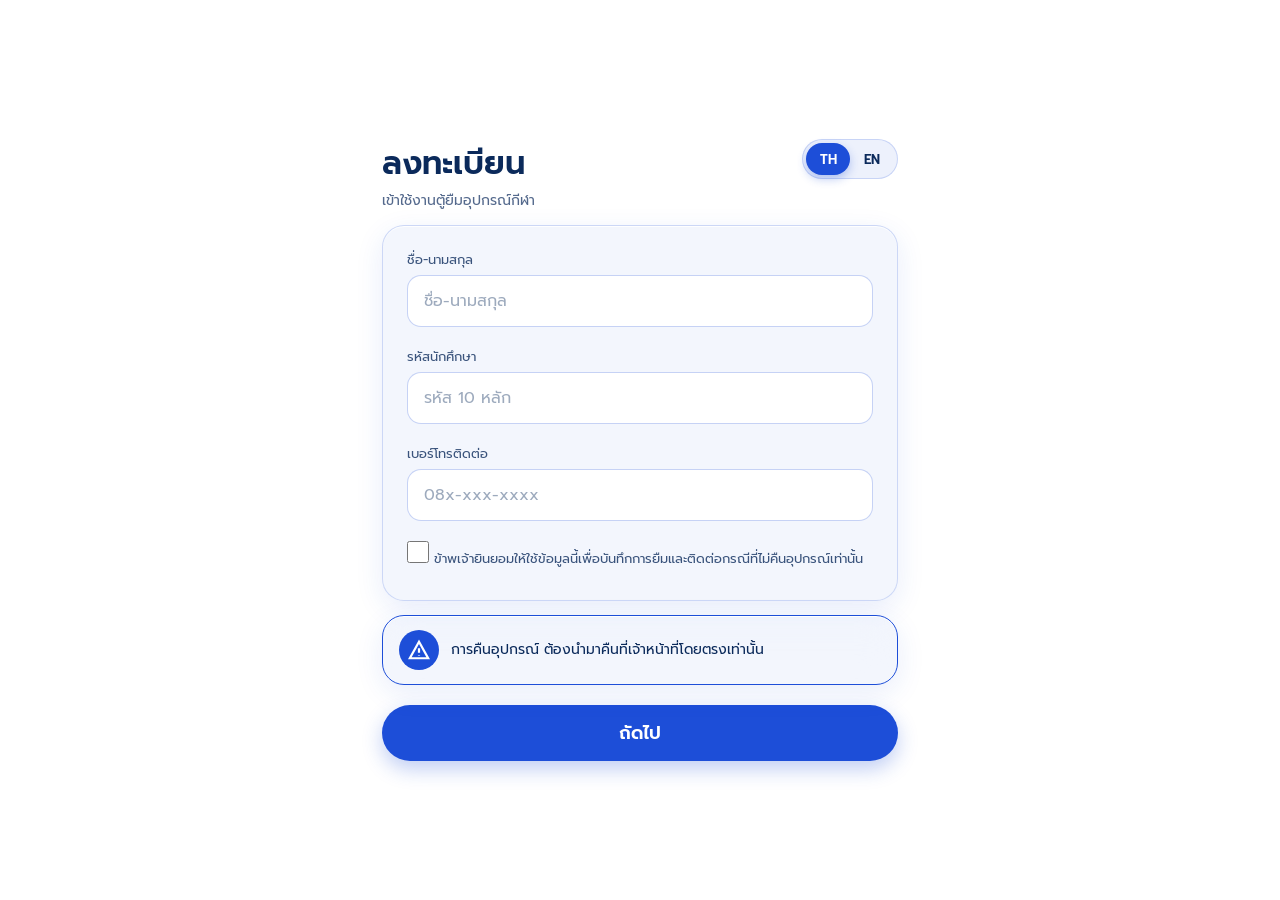
<file: index.html>
<!doctype html>
<html lang="th">
  <head>
    <meta charset="UTF-8" />
    <meta name="viewport" content="width=device-width, initial-scale=1" />
    <title data-i18n="reg.title">ลงทะเบียน | ตู้ยืมอุปกรณ์กีฬา</title>

    <!-- ฟอนต์ Prompt จาก Google Fonts (ต้องต่ออินเทอร์เน็ต) -->
    <link rel="preconnect" href="https://fonts.googleapis.com" />
    <link rel="preconnect" href="https://fonts.gstatic.com" crossorigin />
    <link
      href="https://fonts.googleapis.com/css2?family=Prompt:wght@400;500;600&display=swap"
      rel="stylesheet"
    />

    <!-- ไฟล์สไตล์: style.css ใช้ร่วมทุกหน้า / register.css ใช้เฉพาะหน้านี้ -->
    <link rel="stylesheet" href="css/style.css" />
    <link rel="stylesheet" href="css/register.css" />
  </head>
  <body>
    <main class="page">
      <!-- หัวข้อ -->
      <div class="reg-header">
        <div>
          <h1 class="title" data-i18n="reg.title">ลงทะเบียน</h1>
          <p class="subtitle" data-i18n="reg.subtitle">
            เข้าใช้งานตู้ยืมอุปกรณ์กีฬา
          </p>
        </div>

        <!-- ปุ่มสลับภาษาแบบแคปซูน: กดแล้วแท็บสีน้ำเงินเลื่อนไปอีกฝั่ง -->
        <div
          class="lang-switch"
          id="langSwitch"
          role="radiogroup"
          aria-label="ภาษา / Language"
        >
          <span class="lang-thumb" aria-hidden="true"></span>
          <button
            type="button"
            class="lang-opt"
            data-lang="th"
            role="radio"
            aria-checked="false"
            aria-label="ภาษาไทย"
          >
            TH
          </button>
          <button
            type="button"
            class="lang-opt"
            data-lang="en"
            role="radio"
            aria-checked="false"
            aria-label="English"
          >
            EN
          </button>
        </div>
      </div>

      <!-- ฟอร์มลงทะเบียน (novalidate = ให้ JavaScript ตรวจเอง) -->
      <form id="registerForm" class="register-form" novalidate>
        <div class="glass form-card">
          <div class="field">
            <label for="fullName" data-i18n="reg.name">ชื่อ-นามสกุล</label>
            <input
              id="fullName"
              type="text"
              placeholder="ชื่อ-นามสกุล"
              data-i18n-placeholder="reg.namePh"
              autocomplete="name"
            />
            <p class="error" id="errorName" aria-live="polite"></p>
          </div>

          <div class="field">
            <label for="studentId" data-i18n="reg.studentId"
              >รหัสนักศึกษา</label
            >
            <input
              id="studentId"
              type="text"
              inputmode="numeric"
              maxlength="10"
              placeholder="รหัส 10 หลัก"
              data-i18n-placeholder="reg.studentIdPh"
            />
            <p class="error" id="errorStudentId" aria-live="polite"></p>
          </div>

          <div class="field">
            <label for="phone" data-i18n="reg.phone">เบอร์โทรติดต่อ</label>
            <input
              id="phone"
              type="tel"
              inputmode="numeric"
              maxlength="12"
              placeholder="08x-xxx-xxxx"
              data-i18n-placeholder="reg.phonePh"
              autocomplete="tel"
            />
            <p class="error" id="errorPhone" aria-live="polite"></p>
          </div>

          <div class="field">
            <label class="consent">
              <input id="consent" type="checkbox" />
              <span data-i18n="reg.consent"
                >ข้าพเจ้ายินยอมให้ใช้ข้อมูลนี้เพื่อบันทึกการยืมและติดต่อกรณีที่ไม่คืนอุปกรณ์เท่านั้น</span
              >
            </label>
            <p class="error" id="errorConsent" aria-live="polite"></p>
          </div>
        </div>

        <!-- กรอบเตือนเรื่องการคืนอุปกรณ์ -->
        <div class="glass alert">
          <div class="alert-icon">
            <svg
              width="22"
              height="22"
              viewBox="0 0 24 24"
              fill="none"
              stroke="#ffffff"
              stroke-width="2.4"
              aria-hidden="true"
            >
              <path d="M12 3 2 21h20L12 3zM12 10v5M12 18v.5" />
            </svg>
          </div>
          <span data-i18n="note.returnDirect"
            >การคืนอุปกรณ์ ต้องนำมาคืนที่เจ้าหน้าที่โดยตรงเท่านั้น</span
          >
        </div>

        <button type="submit" class="btn-main" data-i18n="reg.next">
          ถัดไป
        </button>
      </form>
    </main>

    <!-- ไฟล์ JavaScript: common.js ใช้ร่วมทุกหน้า / register.js ใช้เฉพาะหน้านี้ -->
    <script src="js/common.js"></script>
    <script src="js/i18n.js"></script>
    <script src="js/register.js"></script>
  </body>
</html>
</file>
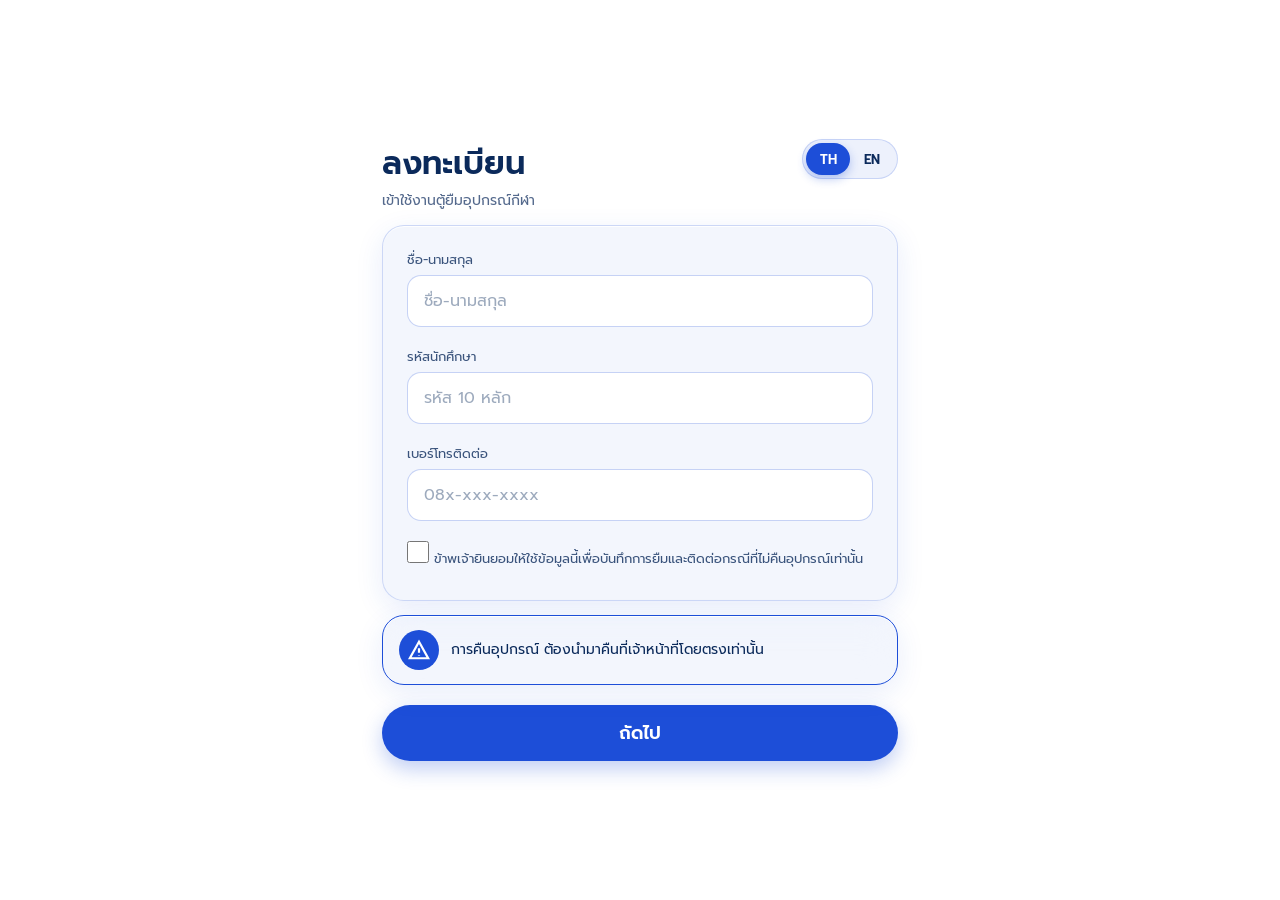
<file: confirm.html>
<!doctype html>
<html lang="th">
  <head>
    <meta charset="UTF-8" />
    <meta name="viewport" content="width=device-width, initial-scale=1" />
    <title data-i18n="cf.pageTitle">ยืนยันการยืม | ตู้ยืมอุปกรณ์กีฬา</title>

    <link rel="preconnect" href="https://fonts.googleapis.com" />
    <link rel="preconnect" href="https://fonts.gstatic.com" crossorigin />
    <link
      href="https://fonts.googleapis.com/css2?family=Prompt:wght@400;500;600&display=swap"
      rel="stylesheet"
    />

    <link rel="stylesheet" href="css/style.css" />
    <link rel="stylesheet" href="css/confirm.css" />
  </head>
  <body>
    <main class="page">
      <!-- การ์ด "คุณกำลังยืม" (JavaScript ใส่ให้) -->
      <section class="glass item-card" id="itemCard"></section>

      <!-- ปุ่มยืนยันการยืม -->
      <button
        type="button"
        class="btn-main btn-confirm"
        id="confirmBtn"
        data-i18n="cf.confirm"
      >
        ยืนยันการยืม
      </button>

      <!-- ขั้นตอน 4 ขั้น (JavaScript สร้างให้) -->
      <ol class="glass step-box" id="stepList"></ol>

      <!-- ข้อความย้ำเรื่องการคืน (กล่องกระจก ไอคอนเตือนสีน้ำเงิน) -->
      <div class="glass reminder">
        <div class="reminder-icon">
          <svg
            width="22"
            height="22"
            viewBox="0 0 24 24"
            fill="none"
            stroke="#ffffff"
            stroke-width="2.4"
            aria-hidden="true"
          >
            <path d="M12 3 2 21h20L12 3zM12 10v5M12 18v.5" />
          </svg>
        </div>
        <p class="reminder-text" data-i18n="note.returnRemind">
          ย้ำ: กรุณานำอุปกรณ์ไปคืนที่เจ้าหน้าที่ผู้ดูแลโดยตรง ในเวลาทำการ
        </p>
      </div>

      <!-- ปุ่มกลับหน้าหลัก -->
      <a
        class="glass btn-back"
        id="backBtn"
        href="home.html"
        data-i18n="common.backHome"
        >กลับสู่หน้าหลัก</a
      >
    </main>

    <!-- ลำดับสำคัญ: common.js, i18n.js และ data.js ต้องมาก่อน confirm.js -->
    <script src="js/common.js"></script>
    <script src="js/i18n.js"></script>
    <script src="js/data.js"></script>
    <script src="js/confirm.js"></script>
  </body>
</html>
</file>
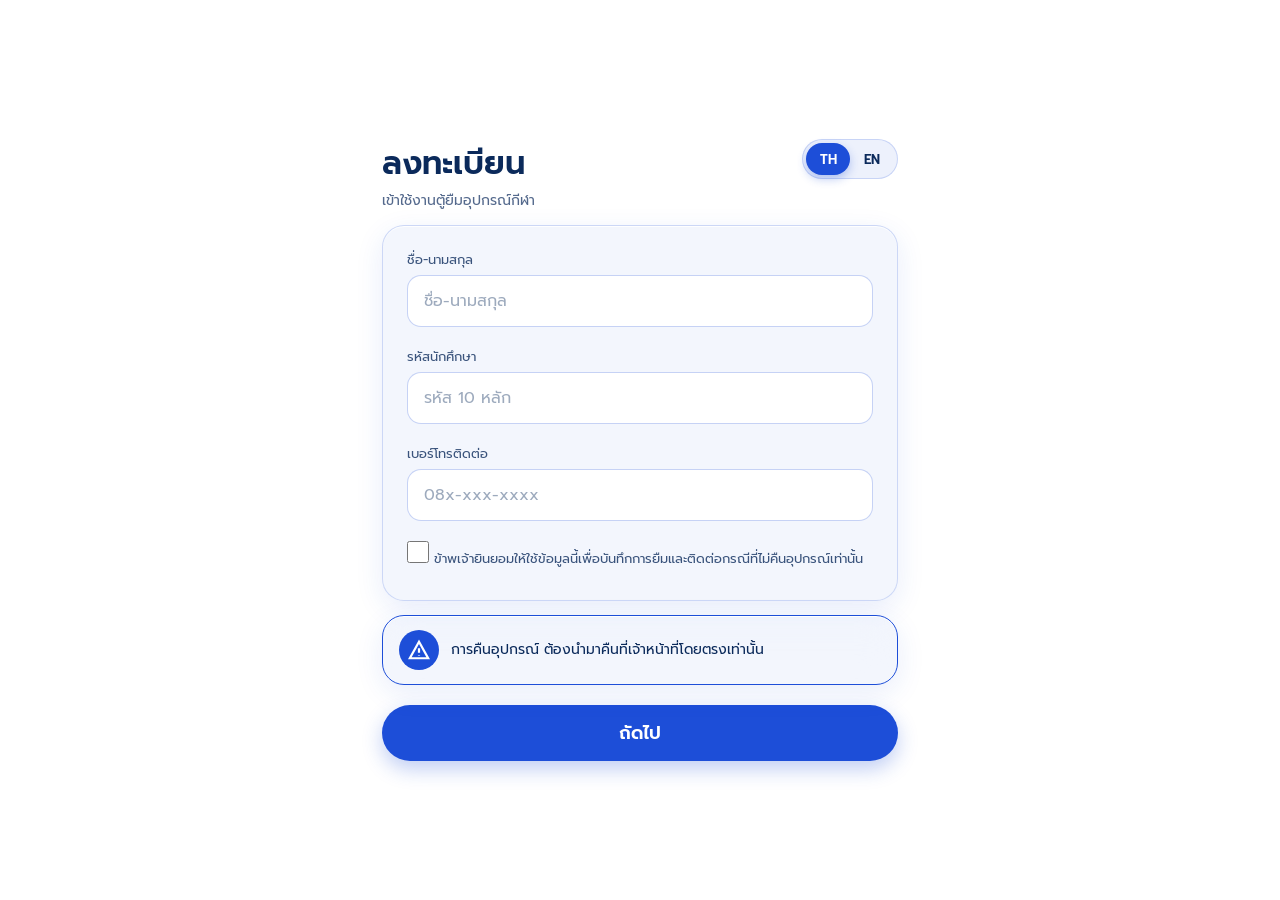
<file: contact.html>
<!doctype html>
<html lang="th">
  <head>
    <meta charset="UTF-8" />
    <meta name="viewport" content="width=device-width, initial-scale=1" />
    <title data-i18n="ct.title">ติดต่อเจ้าหน้าที่ | ตู้ยืมอุปกรณ์กีฬา</title>

    <link rel="preconnect" href="https://fonts.googleapis.com" />
    <link rel="preconnect" href="https://fonts.gstatic.com" crossorigin />
    <link
      href="https://fonts.googleapis.com/css2?family=Prompt:wght@400;500;600&display=swap"
      rel="stylesheet"
    />

    <link rel="stylesheet" href="css/style.css" />
    <link rel="stylesheet" href="css/contact.css" />
  </head>
  <body>
    <main class="page">
      <!-- ส่วนหัว: ปุ่มย้อนกลับ (กลับหน้าเมนู) และชื่อหน้า -->
      <header class="contact-header">
        <a
          class="glass icon-btn"
          href="menu.html"
          aria-label="ย้อนกลับ"
          data-i18n-aria="common.back"
        >
          <svg
            width="22"
            height="22"
            viewBox="0 0 24 24"
            fill="none"
            stroke="#0b2a5b"
            stroke-width="2.4"
            stroke-linecap="round"
            stroke-linejoin="round"
            aria-hidden="true"
          >
            <path d="M15 6l-6 6 6 6" />
          </svg>
        </a>
        <div>
          <h1 class="contact-title" data-i18n="ct.title">ติดต่อเจ้าหน้าที่</h1>
          <p class="contact-sub" data-i18n="ct.sub">เจ้าหน้าที่ผู้ดูแลตู้</p>
        </div>
      </header>

      <!-- ข้อมูลติดต่อ (ข้อความและลิงก์ของปุ่ม JavaScript ใส่ให้จาก CONTACT ใน data.js) -->
      <div class="contact-list">
        <!-- โทรศัพท์ -->
        <div class="glass contact-item">
          <span class="contact-icon">
            <svg
              width="22"
              height="22"
              viewBox="0 0 24 24"
              fill="none"
              stroke="#1d4ed8"
              stroke-width="2"
              stroke-linecap="round"
              stroke-linejoin="round"
              aria-hidden="true"
            >
              <path
                d="M5 4h4l2 5-2.5 1.5a11 11 0 0 0 5 5L15 13l5 2v4a2 2 0 0 1-2 2A16 16 0 0 1 3 6a2 2 0 0 1 2-2z"
              />
            </svg>
          </span>
          <span class="contact-text">
            <small data-i18n="ct.phone">โทรศัพท์</small>
            <strong id="phoneText"></strong>
          </span>
          <a
            class="contact-btn contact-btn-solid"
            id="callBtn"
            href="#"
            data-i18n="ct.call"
            >โทร</a
          >
        </div>

        <!-- LINE -->
        <div class="glass contact-item">
          <span class="contact-icon">
            <svg
              width="22"
              height="22"
              viewBox="0 0 24 24"
              fill="none"
              stroke="#1d4ed8"
              stroke-width="2"
              stroke-linecap="round"
              stroke-linejoin="round"
              aria-hidden="true"
            >
              <path d="M4 5h16v11H9l-5 4V5z" />
            </svg>
          </span>
          <span class="contact-text">
            <small>LINE</small>
            <strong id="lineText"></strong>
          </span>
          <a
            class="contact-btn contact-btn-glass"
            id="chatBtn"
            href="#"
            data-i18n="ct.chat"
            >เปิดแชท</a
          >
        </div>

        <!-- จุดรับคืนอุปกรณ์ -->
        <div class="glass contact-item">
          <span class="contact-icon">
            <svg
              width="22"
              height="22"
              viewBox="0 0 24 24"
              fill="none"
              stroke="#1d4ed8"
              stroke-width="2"
              stroke-linecap="round"
              stroke-linejoin="round"
              aria-hidden="true"
            >
              <path
                d="M12 21s-7-6.2-7-11.5a7 7 0 0 1 14 0C19 14.8 12 21 12 21zM12 12a2.5 2.5 0 1 0 0-5 2.5 2.5 0 0 0 0 5z"
              />
            </svg>
          </span>
          <span class="contact-text">
            <small data-i18n="ct.place">จุดรับคืนอุปกรณ์</small>
            <strong id="placeText"></strong>
          </span>
        </div>

        <!-- เวลาทำการ -->
        <div class="glass contact-item">
          <span class="contact-icon">
            <svg
              width="22"
              height="22"
              viewBox="0 0 24 24"
              fill="none"
              stroke="#1d4ed8"
              stroke-width="2"
              stroke-linecap="round"
              stroke-linejoin="round"
              aria-hidden="true"
            >
              <path d="M12 3a9 9 0 1 0 0 18 9 9 0 0 0 0-18zM12 7v5l3 2" />
            </svg>
          </span>
          <span class="contact-text">
            <small data-i18n="ct.hours">เวลาทำการ</small>
            <strong id="hoursText"></strong>
          </span>
        </div>

        <!-- พบปัญหากับตู้? (กดไปหน้าแจ้งปัญหา) -->
        <a class="glass contact-item" href="report.html">
          <span class="contact-icon">
            <svg
              width="22"
              height="22"
              viewBox="0 0 24 24"
              fill="none"
              stroke="#1d4ed8"
              stroke-width="2"
              stroke-linecap="round"
              stroke-linejoin="round"
              aria-hidden="true"
            >
              <path d="M12 3 2 21h20L12 3zM12 10v5M12 18v.5" />
            </svg>
          </span>
          <span class="contact-text">
            <strong data-i18n="ct.problem">พบปัญหากับตู้?</strong>
            <small data-i18n="ct.problemSub"
              >แจ้งประตูไม่เปิด / เซนเซอร์ผิดปกติ</small
            >
          </span>
          <svg
            width="18"
            height="18"
            viewBox="0 0 24 24"
            fill="none"
            stroke="rgba(11,42,91,.6)"
            stroke-width="2"
            stroke-linecap="round"
            stroke-linejoin="round"
            aria-hidden="true"
          >
            <path d="M9 6l6 6-6 6" />
          </svg>
        </a>
      </div>

      <!-- ข้อความย้ำท้ายหน้า (กล่องกระจก ไอคอนเตือนสีน้ำเงิน) -->
      <div class="glass reminder">
        <div class="reminder-icon">
          <svg
            width="22"
            height="22"
            viewBox="0 0 24 24"
            fill="none"
            stroke="#ffffff"
            stroke-width="2.4"
            stroke-linecap="round"
            stroke-linejoin="round"
            aria-hidden="true"
          >
            <path d="M12 3 2 21h20L12 3zM12 10v5M12 18v.5" />
          </svg>
        </div>
        <p class="reminder-text" data-i18n="note.returnDirect">
          การคืนอุปกรณ์ ต้องนำมาคืนที่เจ้าหน้าที่โดยตรงเท่านั้น
        </p>
      </div>
    </main>

    <!-- ลำดับสำคัญ: common.js, i18n.js และ data.js ต้องมาก่อน contact.js -->
    <script src="js/common.js"></script>
    <script src="js/i18n.js"></script>
    <script src="js/data.js"></script>
    <script src="js/contact.js"></script>
  </body>
</html>
</file>
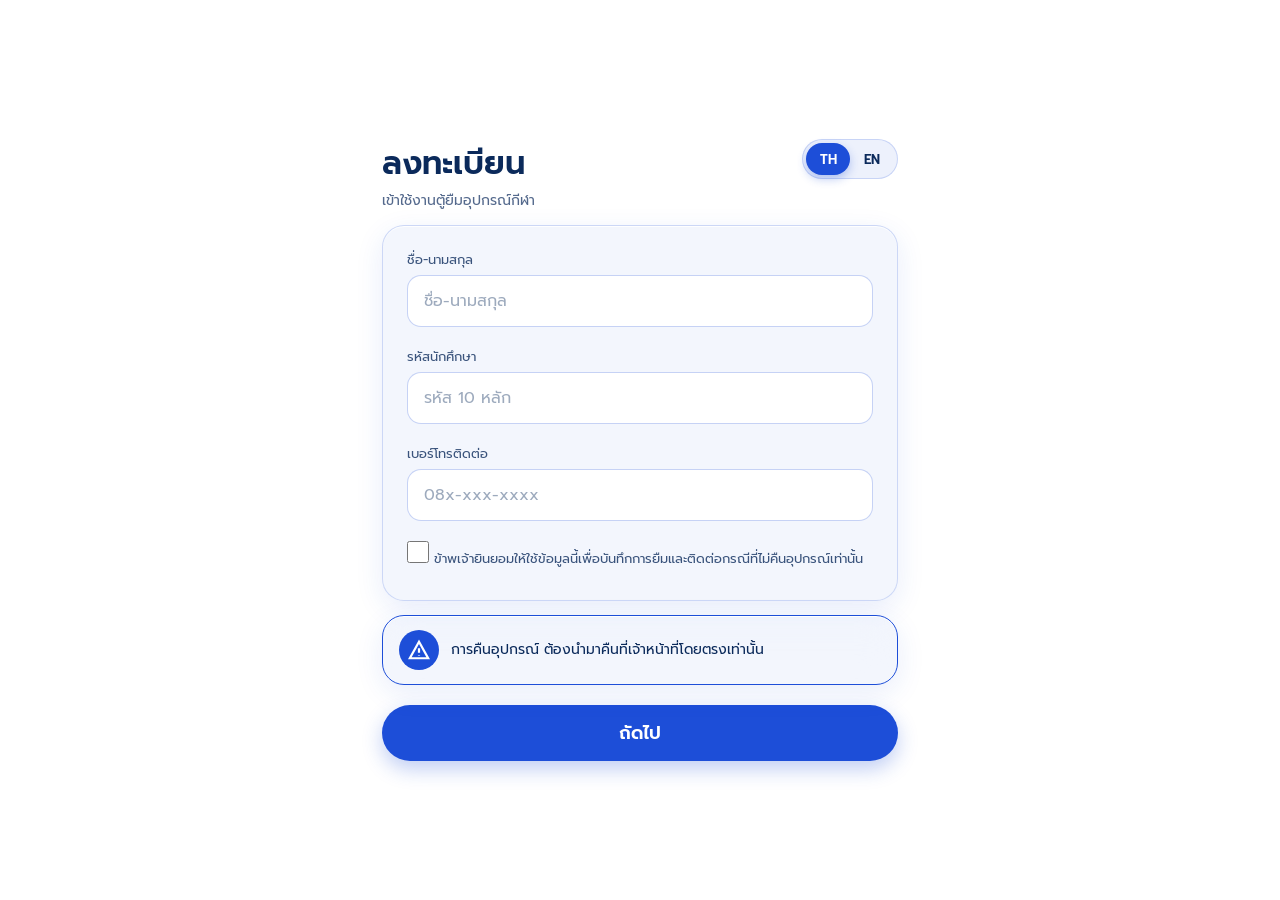
<file: equipment.html>
<!doctype html>
<html lang="th">
  <head>
    <meta charset="UTF-8" />
    <meta name="viewport" content="width=device-width, initial-scale=1" />
    <title>เลือกช่อง | ตู้ยืมอุปกรณ์กีฬา</title>

    <link rel="preconnect" href="https://fonts.googleapis.com" />
    <link rel="preconnect" href="https://fonts.gstatic.com" crossorigin />
    <link
      href="https://fonts.googleapis.com/css2?family=Prompt:wght@400;500;600&display=swap"
      rel="stylesheet"
    />

    <link rel="stylesheet" href="css/style.css" />
    <link rel="stylesheet" href="css/equipment.css" />
  </head>
  <body>
    <main class="page page-equip">
      <!-- ส่วนหัว: ปุ่มย้อนกลับ ชื่ออุปกรณ์ และตำแหน่งช่อง -->
      <header class="equip-header">
        <a
          class="glass icon-btn"
          href="home.html"
          aria-label="ย้อนกลับ"
          data-i18n-aria="common.back"
        >
          <svg
            width="22"
            height="22"
            viewBox="0 0 24 24"
            fill="none"
            stroke="#0b2a5b"
            stroke-width="2.4"
            stroke-linecap="round"
            stroke-linejoin="round"
            aria-hidden="true"
          >
            <path d="M15 6l-6 6 6 6" />
          </svg>
        </a>
        <div>
          <h1 class="equip-title" id="equipName"></h1>
          <p class="equip-position" id="equipPosition"></p>
        </div>
      </header>

      <!-- การ์ดสรุป (JavaScript ใส่ให้) -->
      <section class="glass summary-card" id="summary"></section>

      <!-- การ์ดช่อง 3 ใบ (JavaScript สร้างให้จากไฟล์ data.js) -->
      <div class="slot-list" id="slotList"></div>

      <!-- ข้อความแนะนำท้ายหน้า (กล่องกระจก) -->
      <footer class="glass tip">
        <p class="tip-text" data-i18n="eq.tip">
          เลือกช่องที่ว่างแล้วกด “ยืมช่องนี้” ได้เลย · 1 บัญชียืมได้ 1 อุปกรณ์
        </p>
      </footer>
    </main>

    <!-- ลำดับสำคัญ: common.js และ data.js ต้องมาก่อน equipment.js -->
    <script src="js/common.js"></script>
    <script src="js/i18n.js"></script>
    <script src="js/data.js"></script>
    <script src="js/equipment.js"></script>
  </body>
</html>
</file>
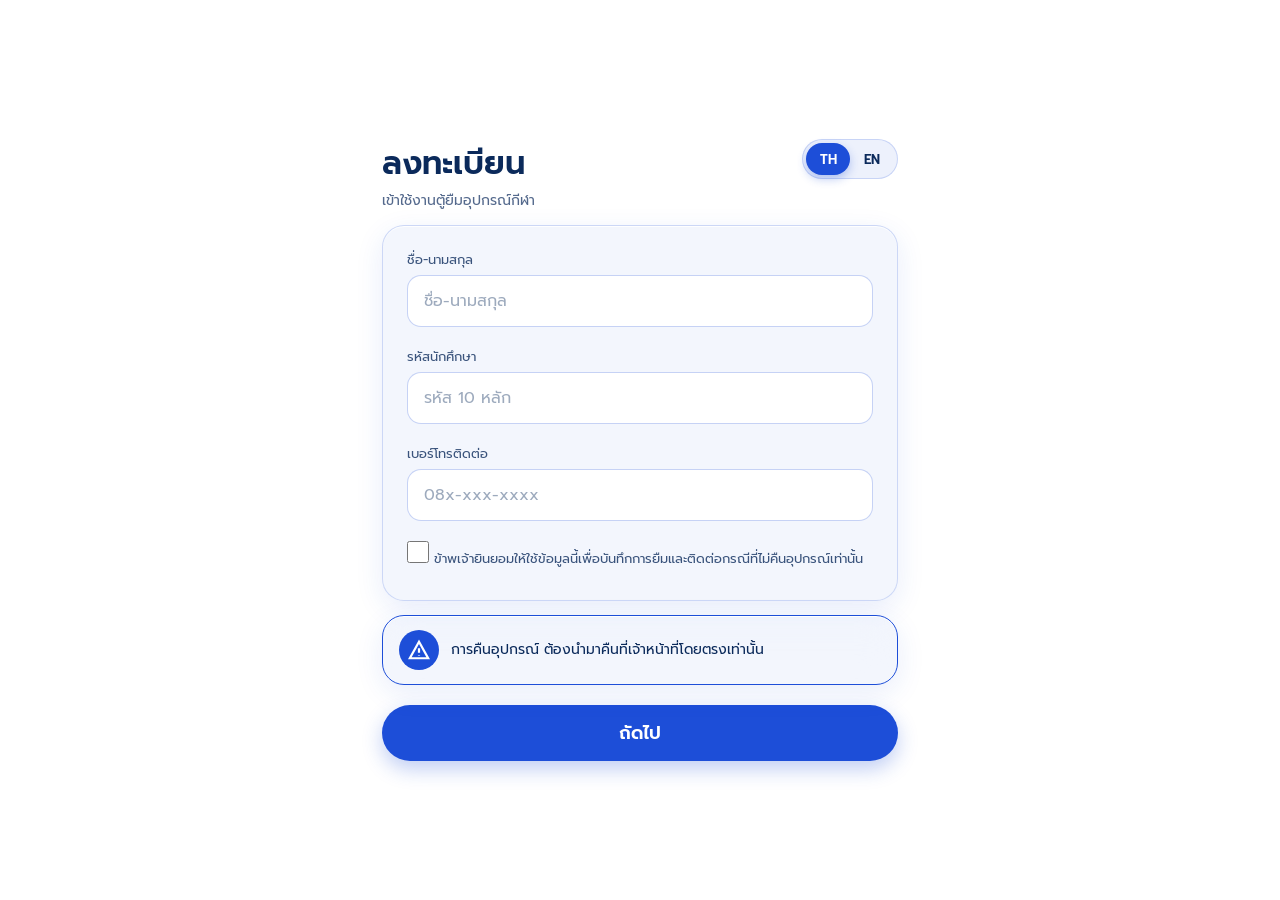
<file: history.html>
<!doctype html>
<html lang="th">
  <head>
    <meta charset="UTF-8" />
    <meta name="viewport" content="width=device-width, initial-scale=1" />
    <title data-i18n="hs.title">ประวัติการยืม | ตู้ยืมอุปกรณ์กีฬา</title>

    <link rel="preconnect" href="https://fonts.googleapis.com" />
    <link rel="preconnect" href="https://fonts.gstatic.com" crossorigin />
    <link
      href="https://fonts.googleapis.com/css2?family=Prompt:wght@400;500;600&display=swap"
      rel="stylesheet"
    />

    <link rel="stylesheet" href="css/style.css" />
    <link rel="stylesheet" href="css/history.css" />
  </head>
  <body>
    <main class="page page-history">
      <!-- ส่วนหัว: ปุ่มย้อนกลับ และชื่อหน้า -->
      <header class="history-header">
        <a
          class="glass icon-btn"
          href="home.html"
          aria-label="ย้อนกลับ"
          data-i18n-aria="common.back"
        >
          <svg
            width="22"
            height="22"
            viewBox="0 0 24 24"
            fill="none"
            stroke="#0b2a5b"
            stroke-width="2.4"
            stroke-linecap="round"
            stroke-linejoin="round"
            aria-hidden="true"
          >
            <path d="M15 6l-6 6 6 6" />
          </svg>
        </a>
        <h1 class="history-title" data-i18n="hs.title">ประวัติการยืม</h1>
      </header>

      <!-- การ์ดสรุปตัวเลข (JavaScript ใส่ให้) -->
      <section class="glass stats" id="stats"></section>

      <!-- แท็บกรองรายการ -->
      <div class="glass tabs">
        <button
          type="button"
          class="tab-btn active"
          data-tab="all"
          data-i18n="hs.tabAll"
        >
          ทั้งหมด
        </button>
        <button
          type="button"
          class="tab-btn"
          data-tab="open"
          data-i18n="status.notReturned"
        >
          ยังไม่คืน
        </button>
        <button
          type="button"
          class="tab-btn"
          data-tab="returned"
          data-i18n="status.returned"
        >
          คืนแล้ว
        </button>
      </div>

      <!-- รายการยืม (JavaScript สร้างให้) -->
      <div class="history-list" id="historyList"></div>

      <!-- ข้อความแนะนำท้ายหน้า (กล่องกระจก) -->
      <footer class="glass tip">
        <p class="tip-text" data-i18n="hs.tip">
          คืนอุปกรณ์ที่เจ้าหน้าที่ทุกครั้งนะ
        </p>
      </footer>

      <!-- ปุ่มจำลองการคืน (แสดงเมื่อกำลังยืมอยู่ และเปิดสวิตช์ใน data.js) -->
      <button
        type="button"
        class="btn-return"
        id="returnBtn"
        data-i18n="hs.returnTest"
        hidden
      >
        คืนอุปกรณ์ (ปุ่มทดสอบ)
      </button>
    </main>

    <!-- ลำดับสำคัญ: common.js, i18n.js และ data.js ต้องมาก่อน history.js -->
    <script src="js/common.js"></script>
    <script src="js/i18n.js"></script>
    <script src="js/data.js"></script>
    <script src="js/history.js"></script>
  </body>
</html>
</file>
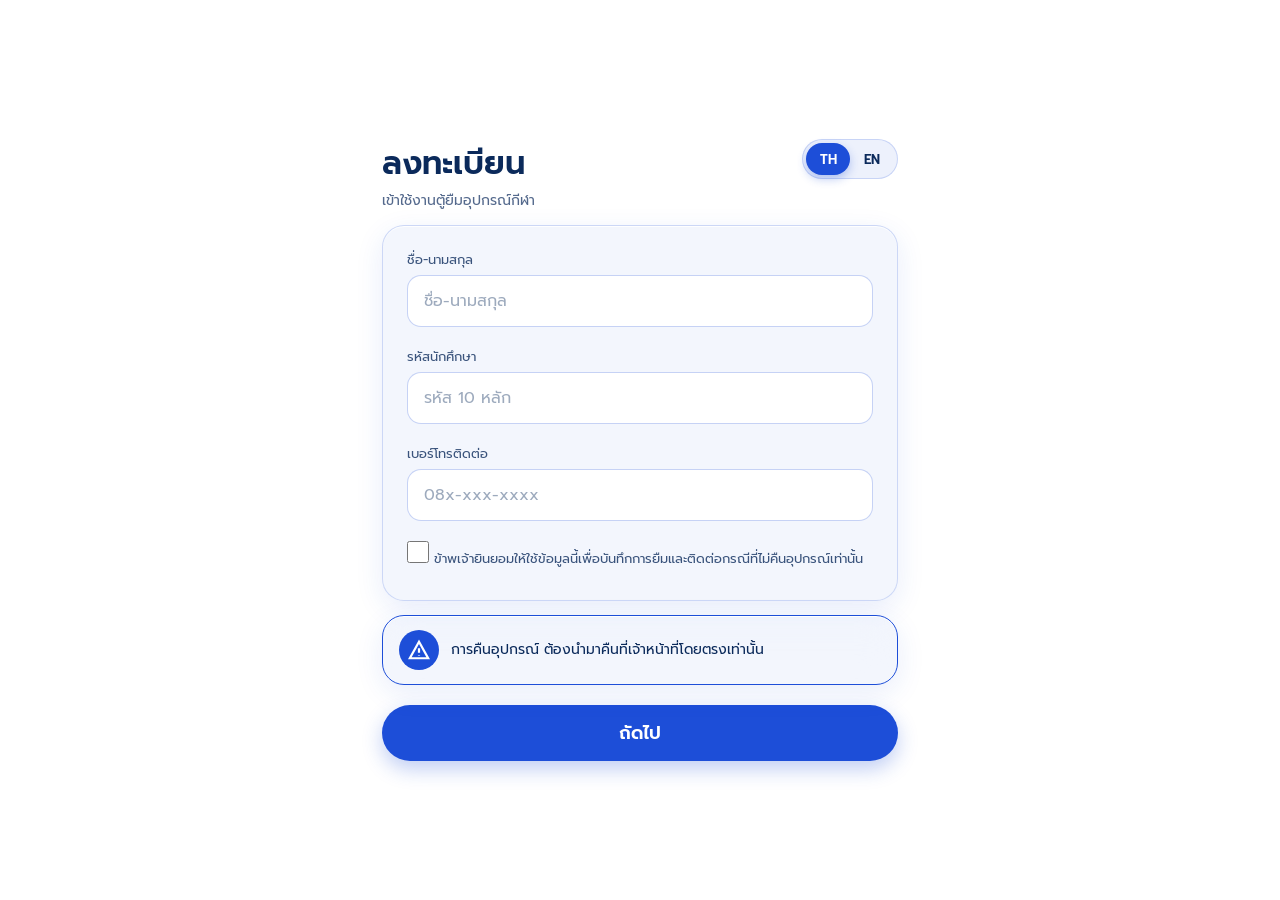
<file: home.html>
<!doctype html>
<html lang="th">
  <head>
    <meta charset="UTF-8" />
    <meta name="viewport" content="width=device-width, initial-scale=1" />
    <title data-i18n="home.title">หน้าหลัก | ตู้ยืมอุปกรณ์กีฬา</title>

    <link rel="preconnect" href="https://fonts.googleapis.com" />
    <link rel="preconnect" href="https://fonts.gstatic.com" crossorigin />
    <link
      href="https://fonts.googleapis.com/css2?family=Prompt:wght@400;500;600&display=swap"
      rel="stylesheet"
    />

    <link rel="stylesheet" href="css/style.css" />
    <link rel="stylesheet" href="css/home.css" />
  </head>
  <body>
    <main class="page page-wide">
      <!-- ส่วนหัว: ชื่อตู้ คำทักทาย และปุ่มเมนู -->
      <header class="home-header">
        <div class="home-heading">
          <h1 class="home-title" data-i18n="app.name">ตู้ยืมอุปกรณ์กีฬา</h1>
          <p class="home-greeting" id="greeting"></p>
        </div>
        <button
          type="button"
          class="glass icon-btn"
          id="menuBtn"
          aria-label="เปิดเมนู"
          data-i18n-aria="home.menuAria"
        >
          <svg
            width="22"
            height="22"
            viewBox="0 0 24 24"
            fill="none"
            stroke="#0b2a5b"
            stroke-width="2"
            stroke-linecap="round"
            aria-hidden="true"
          >
            <path d="M4 7h16M4 12h16M4 17h16" />
          </svg>
        </button>
      </header>

      <!-- แถบกฎ หรือ กล่อง "คุณกำลังยืมอยู่" (JavaScript ใส่ให้) -->
      <div id="banner"></div>

      <!-- หัวข้อ (JavaScript ใส่ข้อความให้) -->
      <h2 class="section-title" id="sectionTitle"></h2>

      <!-- การ์ดอุปกรณ์ 3 ใบ (JavaScript สร้างให้จากไฟล์ data.js) -->
      <div class="equipment-list" id="equipmentList"></div>

      <!-- ทางลัดไปหน้าประวัติการยืม -->
      <button type="button" class="glass history-link" id="historyBtn">
        <svg
          width="22"
          height="22"
          viewBox="0 0 24 24"
          fill="none"
          stroke="#0b2a5b"
          stroke-width="2"
          stroke-linecap="round"
          stroke-linejoin="round"
          aria-hidden="true"
        >
          <path d="M12 3a9 9 0 1 0 0 18 9 9 0 0 0 0-18zM12 7v5l3 2" />
        </svg>
        <span data-i18n="hs.title">ประวัติการยืม</span>
        <svg
          width="18"
          height="18"
          viewBox="0 0 24 24"
          fill="none"
          stroke="rgba(11,42,91,.6)"
          stroke-width="2"
          stroke-linecap="round"
          stroke-linejoin="round"
          aria-hidden="true"
        >
          <path d="M9 6l6 6-6 6" />
        </svg>
      </button>
    </main>

    <!-- ลำดับสำคัญ: common.js และ data.js ต้องมาก่อน home.js -->
    <script src="js/common.js"></script>
    <script src="js/i18n.js"></script>
    <script src="js/data.js"></script>
    <script src="js/home.js"></script>
  </body>
</html>
</file>
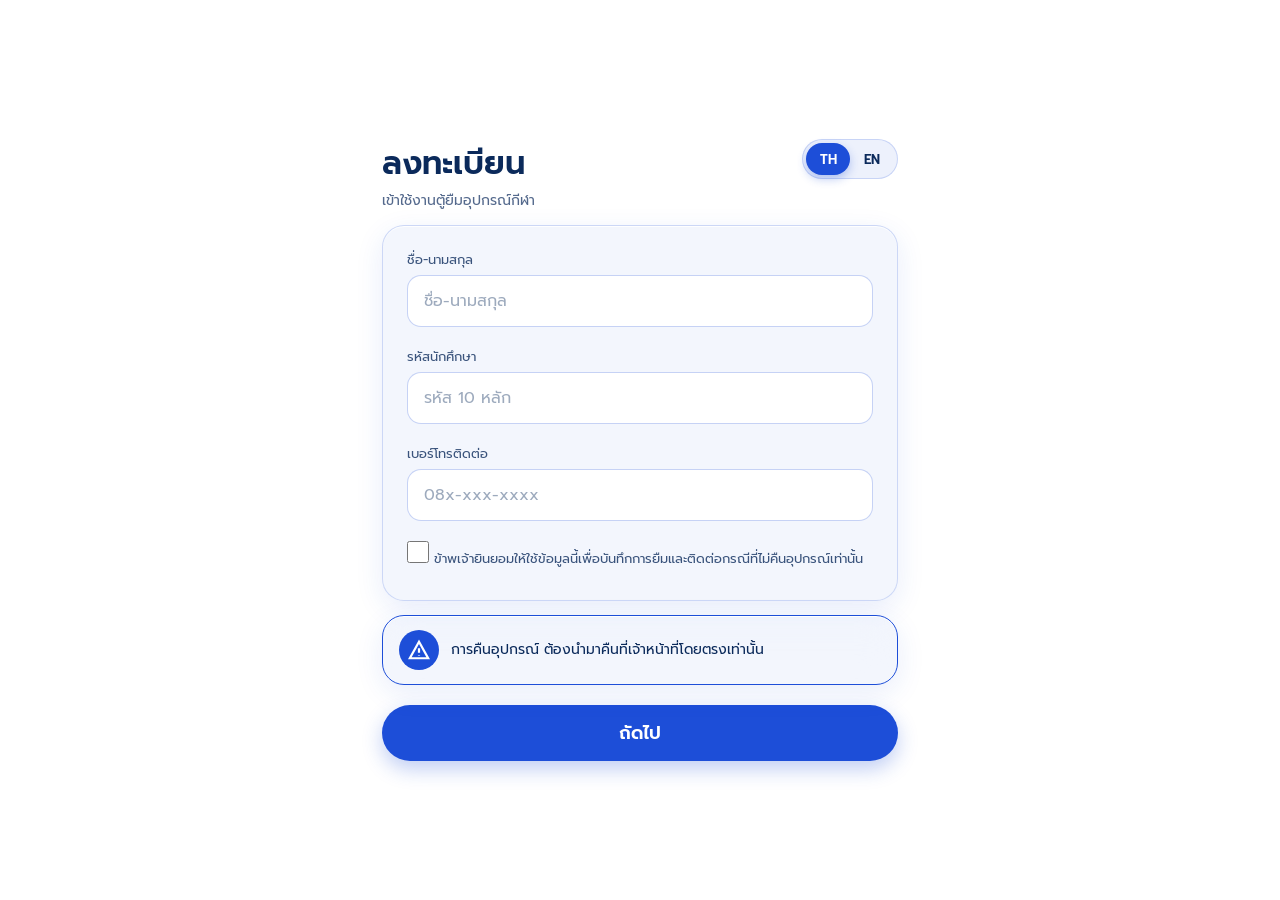
<file: language.html>
<!doctype html>
<html lang="th">
  <head>
    <meta charset="UTF-8" />
    <meta name="viewport" content="width=device-width, initial-scale=1" />
    <title data-i18n="lang.title">ภาษา | ตู้ยืมอุปกรณ์กีฬา</title>

    <link rel="preconnect" href="https://fonts.googleapis.com" />
    <link rel="preconnect" href="https://fonts.gstatic.com" crossorigin />
    <link
      href="https://fonts.googleapis.com/css2?family=Prompt:wght@400;500;600&display=swap"
      rel="stylesheet"
    />

    <link rel="stylesheet" href="css/style.css" />
    <link rel="stylesheet" href="css/language.css" />
  </head>
  <body>
    <main class="page">
      <!-- ส่วนหัว: ปุ่มย้อนกลับ (กลับหน้าเมนู) และชื่อหน้า -->
      <header class="lang-header">
        <a
          class="glass icon-btn"
          href="menu.html"
          aria-label="ย้อนกลับ"
          data-i18n-aria="common.back"
        >
          <svg
            width="22"
            height="22"
            viewBox="0 0 24 24"
            fill="none"
            stroke="#0b2a5b"
            stroke-width="2.4"
            stroke-linecap="round"
            stroke-linejoin="round"
            aria-hidden="true"
          >
            <path d="M15 6l-6 6 6 6" />
          </svg>
        </a>
        <div>
          <h1 class="lang-title" data-i18n="lang.title">ภาษา</h1>
          <p class="lang-sub" data-i18n="lang.sub">Language</p>
        </div>
      </header>

      <!-- เลือกภาษา: กดแล้วเปลี่ยนภาษาทั้งเว็บทันที -->
      <div class="lang-list" role="radiogroup" aria-label="ภาษา / Language">
        <button
          type="button"
          class="glass lang-card"
          data-lang="th"
          role="radio"
          aria-checked="false"
        >
          <span class="lang-abbr">TH</span>
          <span class="lang-text">
            <strong>ภาษาไทย</strong>
            <small>Thai</small>
          </span>
          <span class="lang-check"
            ><svg
              width="16"
              height="16"
              viewBox="0 0 24 24"
              fill="none"
              stroke="#ffffff"
              stroke-width="3"
              stroke-linecap="round"
              stroke-linejoin="round"
              aria-hidden="true"
            >
              <path d="M5 12.5l4.5 4.5L19 7.5" /></svg
          ></span>
        </button>
        <button
          type="button"
          class="glass lang-card"
          data-lang="en"
          role="radio"
          aria-checked="false"
        >
          <span class="lang-abbr">EN</span>
          <span class="lang-text">
            <strong>English</strong>
            <small>อังกฤษ</small>
          </span>
          <span class="lang-check"
            ><svg
              width="16"
              height="16"
              viewBox="0 0 24 24"
              fill="none"
              stroke="#ffffff"
              stroke-width="3"
              stroke-linecap="round"
              stroke-linejoin="round"
              aria-hidden="true"
            >
              <path d="M5 12.5l4.5 4.5L19 7.5" /></svg
          ></span>
        </button>
      </div>

      <!-- ตัวอย่างหน้าจอ: แสดงเฉพาะภาษาที่เลือกอยู่ (JavaScript ใส่ชื่ออุปกรณ์และจำนวนให้) -->
      <h2 class="section-title" data-i18n="lang.preview">ตัวอย่างหน้าจอ</h2>
      <div class="glass preview-card">
        <span class="preview-label" data-i18n="lang.previewLabel">ไทย</span>
        <div class="preview-row">
          <img src="images/ball-basketball.png" alt="" />
          <div class="preview-info">
            <strong class="preview-name" id="previewName"></strong>
            <div class="preview-meta">
              <span class="chip chip-white" id="previewChip"></span>
              <span class="preview-total" data-i18n="home.totalSlots"
                >ทั้งหมด 3 ช่อง</span
              >
            </div>
          </div>
        </div>
        <span class="preview-btn" data-i18n="home.borrow">ยืม</span>
      </div>

      <!-- ข้อความท้ายหน้า + ปุ่มบันทึก (กลับหน้าเมนู) -->
      <div class="lang-bottom">
        <p class="lang-note" data-i18n="lang.note">เปลี่ยนภาษาแล้วมีผลทันที</p>
        <button
          type="button"
          class="btn-main"
          id="saveBtn"
          data-i18n="lang.save"
        >
          บันทึก
        </button>
      </div>
    </main>

    <!-- ลำดับสำคัญ: common.js, i18n.js ต้องมาก่อน language.js -->
    <script src="js/common.js"></script>
    <script src="js/i18n.js"></script>
    <script src="js/data.js"></script>
    <script src="js/language.js"></script>
  </body>
</html>
</file>
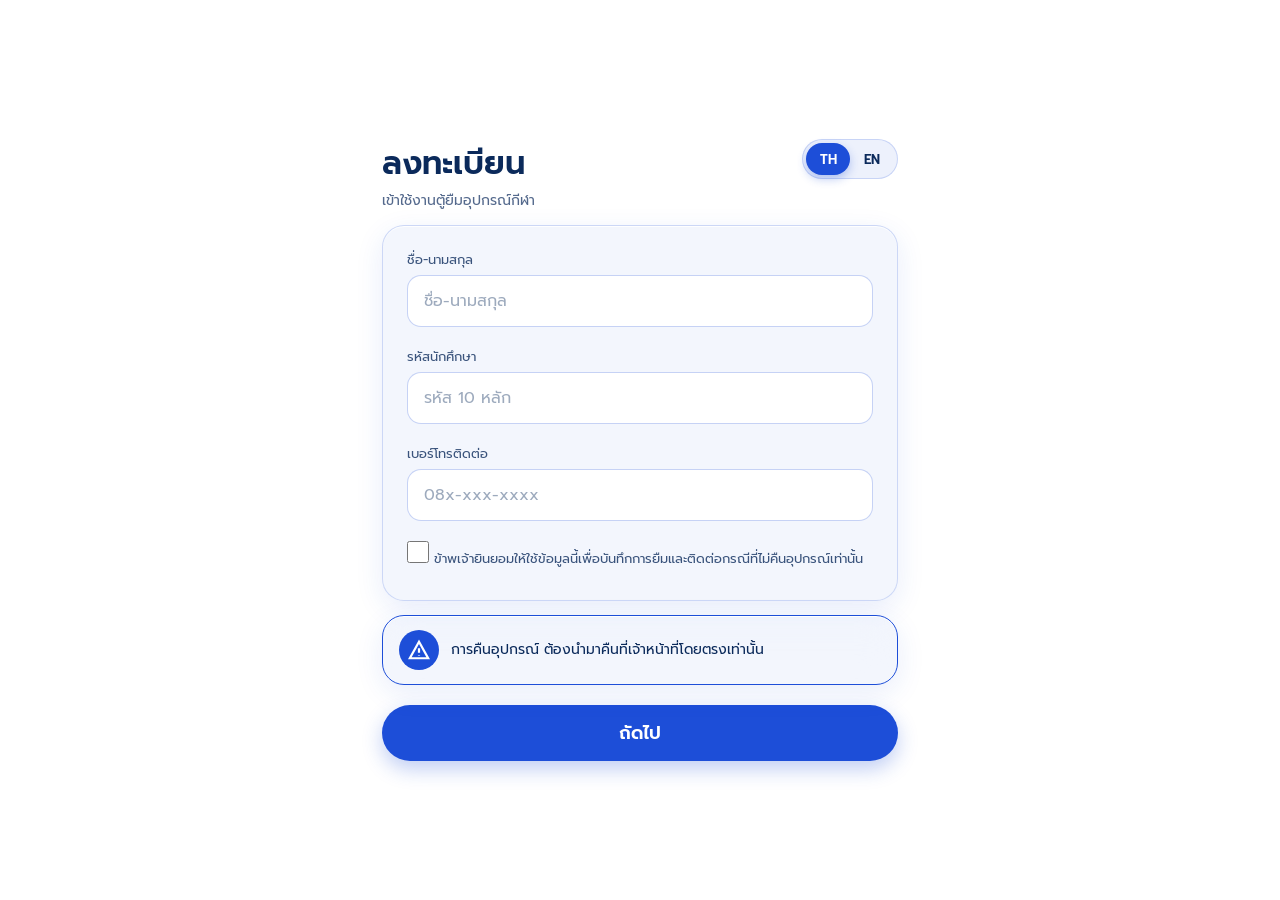
<file: menu.html>
<!doctype html>
<html lang="th">
  <head>
    <meta charset="UTF-8" />
    <meta name="viewport" content="width=device-width, initial-scale=1" />
    <title data-i18n="menu.title">เมนู | ตู้ยืมอุปกรณ์กีฬา</title>

    <link rel="preconnect" href="https://fonts.googleapis.com" />
    <link rel="preconnect" href="https://fonts.gstatic.com" crossorigin />
    <link
      href="https://fonts.googleapis.com/css2?family=Prompt:wght@400;500;600&display=swap"
      rel="stylesheet"
    />

    <link rel="stylesheet" href="css/style.css" />
    <link rel="stylesheet" href="css/menu.css" />
  </head>
  <body>
    <main class="page">
      <!-- ส่วนหัว: ชื่อหน้า และปุ่มปิด (กลับหน้าหลัก) -->
      <header class="menu-header">
        <h1 class="menu-title" data-i18n="menu.title">เมนู</h1>
        <a
          class="glass icon-btn"
          href="home.html"
          aria-label="ปิดเมนู"
          data-i18n-aria="menu.close"
        >
          <svg
            width="22"
            height="22"
            viewBox="0 0 24 24"
            fill="none"
            stroke="#0b2a5b"
            stroke-width="2"
            stroke-linecap="round"
            stroke-linejoin="round"
            aria-hidden="true"
          >
            <path d="M6 6l12 12M18 6L6 18" />
          </svg>
        </a>
      </header>

      <!-- การ์ดข้อมูลผู้ใช้ (JavaScript ใส่ให้) -->
      <section class="glass user-card" id="userCard"></section>

      <!-- กล่อง "กำลังยืมอยู่" (JavaScript ใส่ให้ เฉพาะตอนที่กำลังยืม) -->
      <div id="loanBox"></div>

      <!-- รายการเมนู 5 อัน -->
      <nav class="menu-list">
        <a class="glass menu-item" href="history.html">
          <span class="menu-icon">
            <svg
              width="22"
              height="22"
              viewBox="0 0 24 24"
              fill="none"
              stroke="#1d4ed8"
              stroke-width="2"
              stroke-linecap="round"
              stroke-linejoin="round"
              aria-hidden="true"
            >
              <path d="M12 3a9 9 0 1 0 0 18 9 9 0 0 0 0-18zM12 7v5l3 2" />
            </svg>
          </span>
          <span class="menu-text">
            <strong data-i18n="hs.title">ประวัติการยืม</strong>
            <small data-i18n="menu.historySub">ดูรายการที่ยืมทั้งหมด</small>
          </span>
          <!-- ตัวเลขจำนวนรายการ (JavaScript ใส่ให้) -->
          <span class="menu-badge" id="historyCount"></span>
          <svg
            width="18"
            height="18"
            viewBox="0 0 24 24"
            fill="none"
            stroke="rgba(11,42,91,.6)"
            stroke-width="2"
            stroke-linecap="round"
            stroke-linejoin="round"
            aria-hidden="true"
          >
            <path d="M9 6l6 6-6 6" />
          </svg>
        </a>

        <a class="glass menu-item" href="rules.html">
          <span class="menu-icon">
            <svg
              width="22"
              height="22"
              viewBox="0 0 24 24"
              fill="none"
              stroke="#1d4ed8"
              stroke-width="2"
              stroke-linecap="round"
              stroke-linejoin="round"
              aria-hidden="true"
            >
              <path d="M5 4h14v16H5zM5 17h14" />
            </svg>
          </span>
          <span class="menu-text">
            <strong data-i18n="rules.title">วิธีใช้งานและกติกา</strong>
            <small data-i18n="menu.rulesSub"
              >1 บัญชียืมได้ 1 อุปกรณ์ · คืนก่อนยืมใหม่</small
            >
          </span>
          <svg
            width="18"
            height="18"
            viewBox="0 0 24 24"
            fill="none"
            stroke="rgba(11,42,91,.6)"
            stroke-width="2"
            stroke-linecap="round"
            stroke-linejoin="round"
            aria-hidden="true"
          >
            <path d="M9 6l6 6-6 6" />
          </svg>
        </a>

        <a class="glass menu-item" href="contact.html">
          <span class="menu-icon">
            <svg
              width="22"
              height="22"
              viewBox="0 0 24 24"
              fill="none"
              stroke="#1d4ed8"
              stroke-width="2"
              stroke-linecap="round"
              stroke-linejoin="round"
              aria-hidden="true"
            >
              <path
                d="M5 4h4l2 5-2.5 1.5a11 11 0 0 0 5 5L15 13l5 2v4a2 2 0 0 1-2 2A16 16 0 0 1 3 6a2 2 0 0 1 2-2z"
              />
            </svg>
          </span>
          <span class="menu-text">
            <strong data-i18n="ct.title">ติดต่อเจ้าหน้าที่</strong>
            <small data-i18n="menu.contactSub"
              >เจ้าหน้าที่ผู้ดูแลตู้ ในเวลาทำการ</small
            >
          </span>
          <svg
            width="18"
            height="18"
            viewBox="0 0 24 24"
            fill="none"
            stroke="rgba(11,42,91,.6)"
            stroke-width="2"
            stroke-linecap="round"
            stroke-linejoin="round"
            aria-hidden="true"
          >
            <path d="M9 6l6 6-6 6" />
          </svg>
        </a>

        <a class="glass menu-item" href="report.html">
          <span class="menu-icon">
            <svg
              width="22"
              height="22"
              viewBox="0 0 24 24"
              fill="none"
              stroke="#1d4ed8"
              stroke-width="2"
              stroke-linecap="round"
              stroke-linejoin="round"
              aria-hidden="true"
            >
              <path d="M12 3 2 21h20L12 3zM12 10v5M12 18v.5" />
            </svg>
          </span>
          <span class="menu-text">
            <strong data-i18n="rp.title">แจ้งปัญหาตู้</strong>
            <small data-i18n="menu.reportSub"
              >ประตูไม่เปิด / เซนเซอร์ผิดปกติ</small
            >
          </span>
          <svg
            width="18"
            height="18"
            viewBox="0 0 24 24"
            fill="none"
            stroke="rgba(11,42,91,.6)"
            stroke-width="2"
            stroke-linecap="round"
            stroke-linejoin="round"
            aria-hidden="true"
          >
            <path d="M9 6l6 6-6 6" />
          </svg>
        </a>

        <a class="glass menu-item" href="language.html">
          <span class="menu-icon">
            <svg
              width="22"
              height="22"
              viewBox="0 0 24 24"
              fill="none"
              stroke="#1d4ed8"
              stroke-width="2"
              stroke-linecap="round"
              stroke-linejoin="round"
              aria-hidden="true"
            >
              <path
                d="M12 3a9 9 0 1 0 0 18 9 9 0 0 0 0-18zM3 12h18M12 3c3 3 3 15 0 18M12 3c-3 3-3 15 0 18"
              />
            </svg>
          </span>
          <span class="menu-text">
            <strong data-i18n="lang.title">ภาษา</strong>
            <small data-i18n="menu.langSub">ไทย · English</small>
          </span>
          <svg
            width="18"
            height="18"
            viewBox="0 0 24 24"
            fill="none"
            stroke="rgba(11,42,91,.6)"
            stroke-width="2"
            stroke-linecap="round"
            stroke-linejoin="round"
            aria-hidden="true"
          >
            <path d="M9 6l6 6-6 6" />
          </svg>
        </a>
      </nav>

      <!-- ปุ่มออกจากระบบ -->
      <button type="button" class="logout-btn" id="logoutBtn">
        <svg
          width="22"
          height="22"
          viewBox="0 0 24 24"
          fill="none"
          stroke="#1d4ed8"
          stroke-width="2"
          stroke-linecap="round"
          stroke-linejoin="round"
          aria-hidden="true"
        >
          <path d="M10 4H5v16h5M15 8l4 4-4 4M19 12H9" />
        </svg>
        <span data-i18n="menu.logout">ออกจากระบบ</span>
      </button>
    </main>

    <!-- ลำดับสำคัญ: common.js, i18n.js และ data.js ต้องมาก่อน menu.js -->
    <script src="js/common.js"></script>
    <script src="js/i18n.js"></script>
    <script src="js/data.js"></script>
    <script src="js/menu.js"></script>
  </body>
</html>
</file>
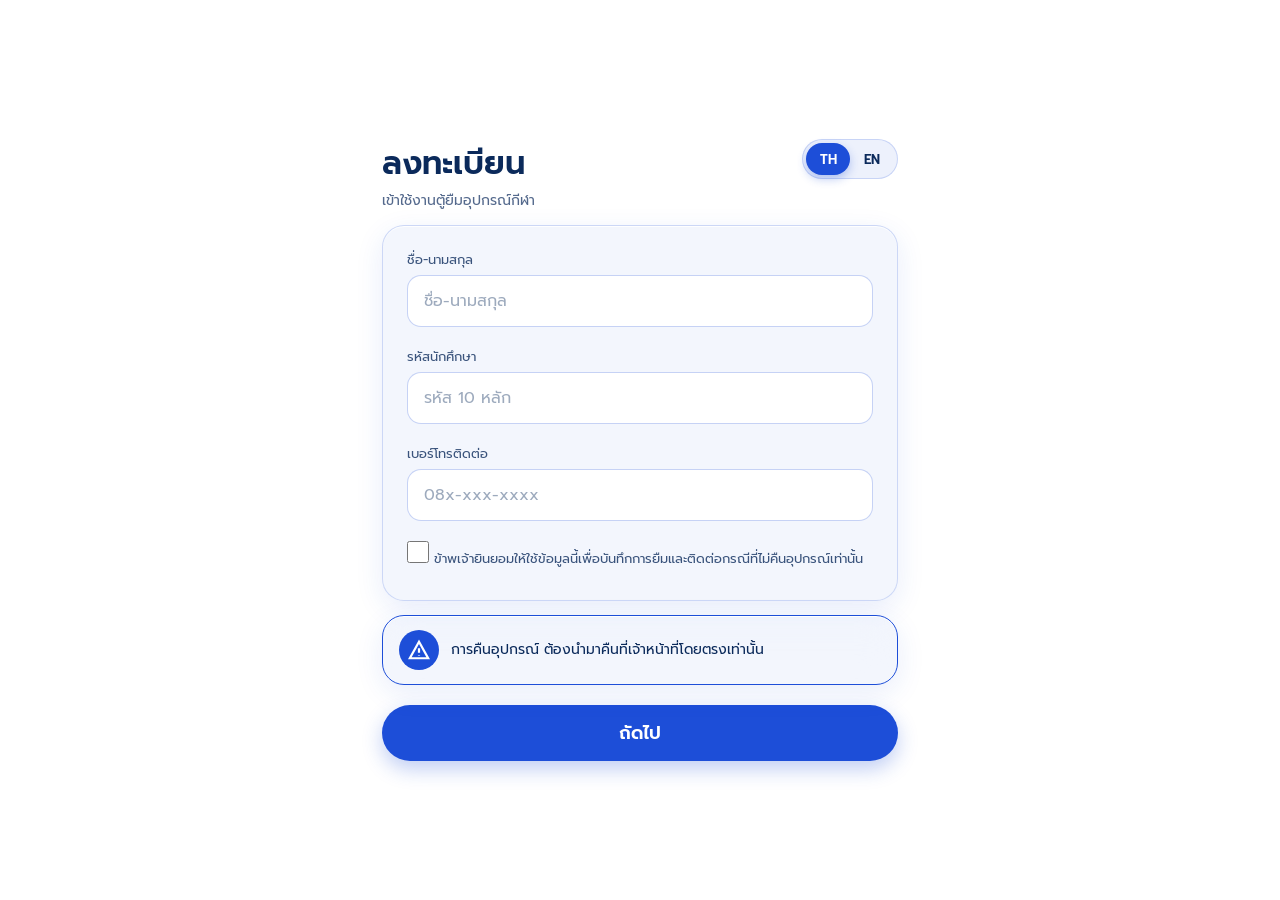
<file: report.html>
<!doctype html>
<html lang="th">
  <head>
    <meta charset="UTF-8" />
    <meta name="viewport" content="width=device-width, initial-scale=1" />
    <title data-i18n="rp.title">แจ้งปัญหาตู้ | ตู้ยืมอุปกรณ์กีฬา</title>

    <link rel="preconnect" href="https://fonts.googleapis.com" />
    <link rel="preconnect" href="https://fonts.gstatic.com" crossorigin />
    <link
      href="https://fonts.googleapis.com/css2?family=Prompt:wght@400;500;600&display=swap"
      rel="stylesheet"
    />

    <link rel="stylesheet" href="css/style.css" />
    <link rel="stylesheet" href="css/report.css" />
  </head>
  <body>
    <main class="page">
      <!-- ส่วนหัว: ปุ่มย้อนกลับ (กลับหน้าเมนู) และชื่อหน้า -->
      <header class="report-header">
        <a
          class="glass icon-btn"
          href="menu.html"
          aria-label="ย้อนกลับ"
          data-i18n-aria="common.back"
        >
          <svg
            width="22"
            height="22"
            viewBox="0 0 24 24"
            fill="none"
            stroke="#0b2a5b"
            stroke-width="2.4"
            stroke-linecap="round"
            stroke-linejoin="round"
            aria-hidden="true"
          >
            <path d="M15 6l-6 6 6 6" />
          </svg>
        </a>
        <div>
          <h1 class="report-title" data-i18n="rp.title">แจ้งปัญหาตู้</h1>
          <p class="report-sub" data-i18n="rp.sub">เจ้าหน้าที่จะตรวจสอบให้</p>
        </div>
      </header>

      <!-- ฟอร์มแจ้งปัญหา -->
      <form class="report-form" id="reportForm" novalidate>
        <section class="glass form-card">
          <!-- ตู้ด้านที่มีปัญหา -->
          <div class="field">
            <span class="field-label" id="sideLabel" data-i18n="rp.side"
              >ตู้ด้านที่มีปัญหา</span
            >
            <div
              class="chip-group"
              role="radiogroup"
              aria-labelledby="sideLabel"
            >
              <button
                type="button"
                class="chip-btn"
                data-group="side"
                data-value="A"
              >
                ด้าน A
              </button>
              <button
                type="button"
                class="chip-btn"
                data-group="side"
                data-value="B"
              >
                ด้าน B
              </button>
              <button
                type="button"
                class="chip-btn"
                data-group="side"
                data-value="C"
              >
                ด้าน C
              </button>
            </div>
            <p class="error" id="errorSide"></p>
          </div>

          <!-- ช่อง -->
          <div class="field">
            <span class="field-label" id="slotLabel" data-i18n="rp.slot"
              >ช่อง</span
            >
            <div
              class="chip-group"
              role="radiogroup"
              aria-labelledby="slotLabel"
            >
              <button
                type="button"
                class="chip-btn"
                data-group="slot"
                data-value="1"
              >
                ช่อง 1
              </button>
              <button
                type="button"
                class="chip-btn"
                data-group="slot"
                data-value="2"
              >
                ช่อง 2
              </button>
              <button
                type="button"
                class="chip-btn"
                data-group="slot"
                data-value="3"
              >
                ช่อง 3
              </button>
            </div>
            <!-- บอกว่าช่องนี้ใส่อุปกรณ์อะไร (JavaScript ใส่ให้) -->
            <p class="field-hint" id="slotHint"></p>
            <p class="error" id="errorSlot"></p>
          </div>

          <!-- ประเภทปัญหา -->
          <div class="field">
            <span class="field-label" id="typeLabel" data-i18n="rp.type"
              >ประเภทปัญหา</span
            >
            <div
              class="chip-group"
              role="radiogroup"
              aria-labelledby="typeLabel"
            >
              <button
                type="button"
                class="chip-btn"
                data-group="type"
                data-value="door_stuck"
                data-i18n="rp.t.door_stuck"
              >
                ประตูไม่เปิด
              </button>
              <button
                type="button"
                class="chip-btn"
                data-group="type"
                data-value="door_loose"
                data-i18n="rp.t.door_loose"
              >
                ประตูไม่ล็อก
              </button>
              <button
                type="button"
                class="chip-btn"
                data-group="type"
                data-value="sensor"
                data-i18n="rp.t.sensor"
              >
                เซนเซอร์ผิดปกติ
              </button>
              <button
                type="button"
                class="chip-btn"
                data-group="type"
                data-value="mismatch"
                data-i18n="rp.t.mismatch"
              >
                อุปกรณ์ไม่ตรงที่แสดง
              </button>
              <button
                type="button"
                class="chip-btn"
                data-group="type"
                data-value="other"
                data-i18n="rp.t.other"
              >
                อื่นๆ
              </button>
            </div>
            <p class="error" id="errorType"></p>
          </div>

          <!-- รายละเอียดเพิ่มเติม -->
          <div class="field">
            <label class="field-label" for="detail" data-i18n="rp.detail"
              >รายละเอียดเพิ่มเติม</label
            >
            <textarea
              id="detail"
              rows="4"
              maxlength="500"
              placeholder="เล่าอาการที่พบ เช่น กดยืมแล้วประตูไม่เปิด"
              data-i18n-placeholder="rp.detailPh"
            ></textarea>
            <p class="error" id="errorDetail"></p>
          </div>

          <!-- แนบรูปภาพ (ไม่บังคับ) -->
          <div class="field">
            <input type="file" id="photo" accept="image/*" hidden />
            <label class="photo-btn" id="photoBtn" for="photo">
              <svg
                width="22"
                height="22"
                viewBox="0 0 24 24"
                fill="none"
                stroke="#1d4ed8"
                stroke-width="2"
                stroke-linecap="round"
                stroke-linejoin="round"
                aria-hidden="true"
              >
                <path
                  d="M4 8h3l2-3h6l2 3h3v11H4zM12 17a3.5 3.5 0 1 0 0-7 3.5 3.5 0 0 0 0 7z"
                />
              </svg>
              <span id="photoText" data-i18n="rp.photo"
                >แนบรูปภาพ (ไม่บังคับ)</span
              >
            </label>
            <button
              type="button"
              class="photo-remove"
              id="photoRemove"
              data-i18n="rp.photoRemove"
              hidden
            >
              ลบรูปที่แนบ
            </button>
            <p class="error" id="errorPhoto"></p>
          </div>
        </section>

        <p class="form-note" data-i18n="rp.note">
          เจ้าหน้าที่จะติดต่อกลับตามเบอร์ที่ลงทะเบียนไว้
        </p>
        <button type="submit" class="btn-main" data-i18n="rp.submit">
          ส่งเรื่องถึงเจ้าหน้าที่
        </button>
      </form>

      <!-- หน้าจอหลังส่งเรื่องสำเร็จ (ซ่อนไว้ก่อน JavaScript จะเปิดให้) -->
      <section class="report-done" id="reportDone" hidden>
        <div class="glass done-card">
          <div class="done-icon">
            <svg
              width="30"
              height="30"
              viewBox="0 0 24 24"
              fill="none"
              stroke="#ffffff"
              stroke-width="2.8"
              stroke-linecap="round"
              stroke-linejoin="round"
              aria-hidden="true"
            >
              <path d="M5 12.5l4.5 4.5L19 7.5" />
            </svg>
          </div>
          <h2 class="done-title" data-i18n="rp.doneTitle">
            ส่งเรื่องเรียบร้อยแล้ว
          </h2>
          <p class="done-text" id="doneText"></p>
          <p class="done-text" data-i18n="rp.note">
            เจ้าหน้าที่จะติดต่อกลับตามเบอร์ที่ลงทะเบียนไว้
          </p>
        </div>
        <a class="btn-main" href="home.html" data-i18n="common.backHome"
          >กลับสู่หน้าหลัก</a
        >
      </section>
    </main>

    <!-- ลำดับสำคัญ: common.js, i18n.js และ data.js ต้องมาก่อน report.js -->
    <script src="js/common.js"></script>
    <script src="js/i18n.js"></script>
    <script src="js/data.js"></script>
    <script src="js/report.js"></script>
  </body>
</html>
</file>
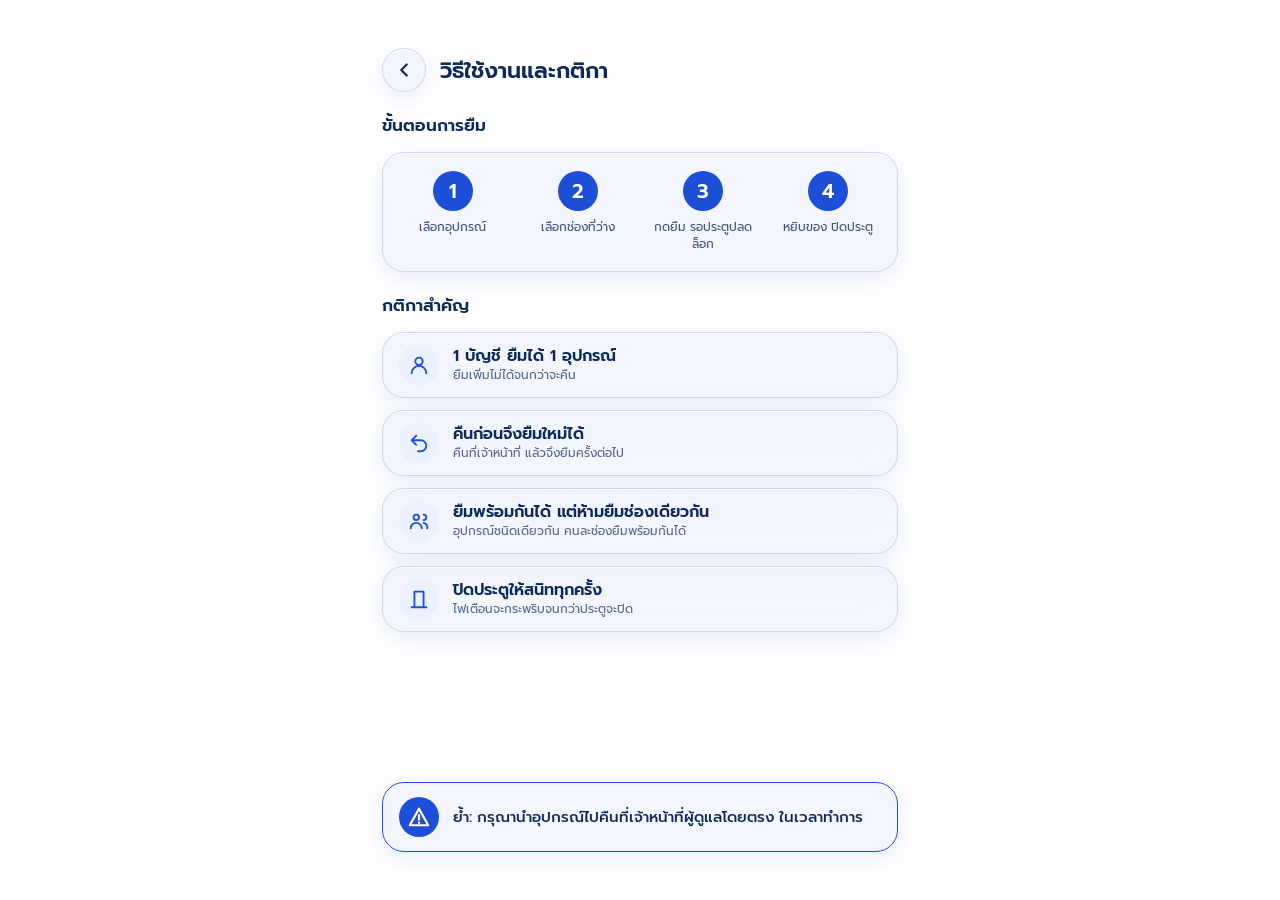
<file: rules.html>
<!doctype html>
<html lang="th">
  <head>
    <meta charset="UTF-8" />
    <meta name="viewport" content="width=device-width, initial-scale=1" />
    <title data-i18n="rules.title">
      วิธีใช้งานและกติกา | ตู้ยืมอุปกรณ์กีฬา
    </title>

    <link rel="preconnect" href="https://fonts.googleapis.com" />
    <link rel="preconnect" href="https://fonts.gstatic.com" crossorigin />
    <link
      href="https://fonts.googleapis.com/css2?family=Prompt:wght@400;500;600&display=swap"
      rel="stylesheet"
    />

    <link rel="stylesheet" href="css/style.css" />
    <link rel="stylesheet" href="css/rules.css" />
  </head>
  <body>
    <main class="page">
      <!-- ส่วนหัว: ปุ่มย้อนกลับ (กลับหน้าเมนู) และชื่อหน้า -->
      <header class="rules-header">
        <a
          class="glass icon-btn"
          href="menu.html"
          aria-label="ย้อนกลับ"
          data-i18n-aria="common.back"
        >
          <svg
            width="22"
            height="22"
            viewBox="0 0 24 24"
            fill="none"
            stroke="#0b2a5b"
            stroke-width="2.4"
            stroke-linecap="round"
            stroke-linejoin="round"
            aria-hidden="true"
          >
            <path d="M15 6l-6 6 6 6" />
          </svg>
        </a>
        <h1 class="rules-title" data-i18n="rules.title">วิธีใช้งานและกติกา</h1>
      </header>

      <!-- ขั้นตอนการยืม 4 ขั้น -->
      <h2 class="section-title" data-i18n="rules.steps">ขั้นตอนการยืม</h2>
      <section class="glass step-box">
        <ol class="step-list">
          <li class="step-item">
            <span class="step-num">1</span>
            <span class="step-label" data-i18n="rules.step1">เลือกอุปกรณ์</span>
          </li>
          <li class="step-item">
            <span class="step-num">2</span>
            <span class="step-label" data-i18n="rules.step2"
              >เลือกช่องที่ว่าง</span
            >
          </li>
          <li class="step-item">
            <span class="step-num">3</span>
            <span class="step-label" data-i18n="rules.step3"
              >กดยืม รอประตูปลดล็อก</span
            >
          </li>
          <li class="step-item">
            <span class="step-num">4</span>
            <span class="step-label" data-i18n="rules.step4"
              >หยิบของ ปิดประตู</span
            >
          </li>
        </ol>
      </section>

      <!-- กติกาสำคัญ 4 ข้อ -->
      <h2 class="section-title" data-i18n="rules.important">กติกาสำคัญ</h2>
      <div class="rule-list">
        <div class="glass rule-item">
          <span class="rule-icon">
            <svg
              width="22"
              height="22"
              viewBox="0 0 24 24"
              fill="none"
              stroke="#1d4ed8"
              stroke-width="2"
              stroke-linecap="round"
              stroke-linejoin="round"
              aria-hidden="true"
            >
              <path
                d="M12 12a4 4 0 1 0 0-8 4 4 0 0 0 0 8zM4 21a8 8 0 0 1 16 0"
              />
            </svg>
          </span>
          <span class="rule-text">
            <strong data-i18n="rules.r1">1 บัญชี ยืมได้ 1 อุปกรณ์</strong>
            <small data-i18n="rules.r1s">ยืมเพิ่มไม่ได้จนกว่าจะคืน</small>
          </span>
        </div>
        <div class="glass rule-item">
          <span class="rule-icon">
            <svg
              width="22"
              height="22"
              viewBox="0 0 24 24"
              fill="none"
              stroke="#1d4ed8"
              stroke-width="2"
              stroke-linecap="round"
              stroke-linejoin="round"
              aria-hidden="true"
            >
              <path d="M9 14L4 9l5-5M4 9h10a6 6 0 0 1 0 12h-3" />
            </svg>
          </span>
          <span class="rule-text">
            <strong data-i18n="rules.r2">คืนก่อนจึงยืมใหม่ได้</strong>
            <small data-i18n="rules.r2s"
              >คืนที่เจ้าหน้าที่ แล้วจึงยืมครั้งต่อไป</small
            >
          </span>
        </div>
        <div class="glass rule-item">
          <span class="rule-icon">
            <svg
              width="22"
              height="22"
              viewBox="0 0 24 24"
              fill="none"
              stroke="#1d4ed8"
              stroke-width="2"
              stroke-linecap="round"
              stroke-linejoin="round"
              aria-hidden="true"
            >
              <path
                d="M9 11a3 3 0 1 0 0-6 3 3 0 0 0 0 6zM3 20a6 6 0 0 1 12 0M17 11a3 3 0 1 0 0-6M17 14a5 5 0 0 1 4 6"
              />
            </svg>
          </span>
          <span class="rule-text">
            <strong data-i18n="rules.r3"
              >ยืมพร้อมกันได้ แต่ห้ามยืมช่องเดียวกัน</strong
            >
            <small data-i18n="rules.r3s"
              >อุปกรณ์ชนิดเดียวกัน คนละช่องยืมพร้อมกันได้</small
            >
          </span>
        </div>
        <div class="glass rule-item">
          <span class="rule-icon">
            <svg
              width="22"
              height="22"
              viewBox="0 0 24 24"
              fill="none"
              stroke="#1d4ed8"
              stroke-width="2"
              stroke-linecap="round"
              stroke-linejoin="round"
              aria-hidden="true"
            >
              <path d="M7 21V4h10v17M4 21h16" />
            </svg>
          </span>
          <span class="rule-text">
            <strong data-i18n="rules.r4">ปิดประตูให้สนิททุกครั้ง</strong>
            <small data-i18n="rules.r4s"
              >ไฟเตือนจะกระพริบจนกว่าประตูจะปิด</small
            >
          </span>
        </div>
      </div>

      <!-- ข้อความย้ำท้ายหน้า (กล่องกระจก ไอคอนเตือนสีน้ำเงิน) -->
      <div class="glass reminder">
        <div class="reminder-icon">
          <svg
            width="22"
            height="22"
            viewBox="0 0 24 24"
            fill="none"
            stroke="#ffffff"
            stroke-width="2.4"
            stroke-linecap="round"
            stroke-linejoin="round"
            aria-hidden="true"
          >
            <path d="M12 3 2 21h20L12 3zM12 10v5M12 18v.5" />
          </svg>
        </div>
        <p class="reminder-text" data-i18n="note.returnRemind">
          ย้ำ: กรุณานำอุปกรณ์ไปคืนที่เจ้าหน้าที่ผู้ดูแลโดยตรง ในเวลาทำการ
        </p>
      </div>
    </main>

    <!-- ลำดับสำคัญ: common.js ต้องมาก่อน i18n.js -->
    <script src="js/common.js"></script>
    <script src="js/i18n.js"></script>
  </body>
</html>
</file>
<file: css/style.css>
/* ==========================================================
   style.css  —  สไตล์กลาง ทุกหน้าใช้ไฟล์นี้ร่วมกัน
   ธีมใหม่: พื้นขาว + น้ำเงิน (เรียบ มินิมอล) กรอบเป็นกระจก
   ถ้าอยากเปลี่ยนสี/ฟอนต์ทั้งเว็บ แก้ที่ไฟล์นี้ที่เดียว
   ========================================================== */

/* ตัวแปรสี: แก้ค่าตรงนี้ แล้วทุกที่ที่ใช้ var(...) จะเปลี่ยนตาม */
:root {
  --blue: #1d4ed8; /* น้ำเงินหลัก (ปุ่ม ป้าย เส้นขอบเน้น) */
  --blue-soft: #eaf1ff; /* น้ำเงินอ่อนมาก (พื้นป้ายเล็กๆ) */
  --navy-text: #0b2a5b; /* น้ำเงินเข้ม ใช้กับตัวอักษรทั้งเว็บ */
  --danger: #b91c1c; /* แดง ใช้เฉพาะจุดเตือน เช่น "ยังไม่คืน", ข้อความ error */
  --danger-soft: #fee2e2; /* พื้นแดงอ่อนของป้ายเตือน */

  /* ชื่อเก่า: เก็บไว้ชั่วคราว เพื่อให้หน้าอื่นที่ยังไม่ได้แก้ไม่พัง
     (พอแก้ครบทุกหน้าแล้วจะลบสองบรรทัดนี้ออก) */
  --orange: var(--blue);
  --orange-light: var(--blue);
}

/* ให้ความกว้าง/ความสูงรวมขอบและระยะห่างด้านใน (คำนวณง่ายขึ้น) */
* {
  box-sizing: border-box;
}

/* กันมือถือขยายตัวอักษรเองตอนหมุนจอ */
html {
  -webkit-text-size-adjust: 100%;
}

/* รูปทุกรูปห้ามกว้างเกินกรอบที่ใส่ */
img {
  max-width: 100%;
}

/* พื้นหลังของทั้งหน้า: ขาวล้วน ตัวอักษรน้ำเงินเข้ม */
body {
  margin: 0;
  min-height: 100vh;
  font-family: "Prompt", sans-serif;
  color: var(--navy-text);
  background: #ffffff;
}

/* กรอบเนื้อหา: ปรับขนาดตามหน้าจออัตโนมัติ
   - width: 100%      = เต็มความกว้างจอ
   - max-width: 480px = แต่ไม่กว้างเกิน 480px (จอใหญ่จะอยู่กลางจอ)
   - clamp(ต่ำสุด, ตามจอ, สูงสุด) = ระยะห่างที่ค่อยๆ ขยายตามขนาดจอ
   - 100dvh = ความสูงจริงของจอมือถือ (ไม่รวมแถบเบราว์เซอร์ที่เลื่อนขึ้นลง) */
.page {
  width: 100%;
  max-width: 480px;
  min-height: 100vh;
  min-height: 100dvh;
  margin: 0 auto;
  padding: clamp(18px, 5vw, 30px) clamp(16px, 5vw, 22px);
  display: flex;
  flex-direction: column;
  gap: 14px;
}

/* กล่องกระจกฝ้า: ใส่ class="glass" กับ element ไหนก็ได้
   บนพื้นขาว ต้องใส่โทนฟ้าจางๆ + ขอบน้ำเงินบางๆ ถึงจะเห็นเป็นกระจก */
.glass {
  background: rgba(29, 78, 216, 0.05);
  border: 1px solid rgba(29, 78, 216, 0.18);
  border-radius: 22px;
  box-shadow:
    0 8px 28px rgba(29, 78, 216, 0.1),
    inset 0 1px 0 rgba(255, 255, 255, 0.9);
  backdrop-filter: blur(18px);
  -webkit-backdrop-filter: blur(18px);
}

/* ปุ่มหลัก สีน้ำเงิน ทรงแคปซูล ตัวอักษรขาว */
.btn-main {
  display: flex; /* ใช้กับลิงก์ <a> ได้เหมือนปุ่ม */
  align-items: center;
  justify-content: center;
  gap: 6px;
  text-decoration: none;
  width: 100%;
  height: 56px;
  border: 0;
  border-radius: 999px;
  background: var(--blue);
  color: #ffffff;
  font:
    600 18px "Prompt",
    sans-serif;
  cursor: pointer;
  box-shadow: 0 8px 20px rgba(29, 78, 216, 0.28);
}

.btn-main:hover {
  filter: brightness(1.08);
}

.btn-main:active {
  transform: scale(0.98);
}

/* ป้ายเล็กๆ (เช่น "เหลือ 2 ลูก", "ยังไม่คืน") */
.chip {
  display: inline-block;
  padding: 3px 12px;
  border-radius: 999px;
  font-size: 12px;
  font-weight: 500;
  white-space: nowrap;
}

/* ป้ายน้ำเงินอ่อน (พื้นฟ้าจาง ตัวอักษรน้ำเงิน) */
.chip-white {
  background: var(--blue-soft);
  color: var(--blue);
  border: 1px solid rgba(29, 78, 216, 0.25);
}

/* ป้ายน้ำเงินเข้ม (พื้นน้ำเงิน ตัวอักษรขาว) */
.chip-orange {
  background: var(--blue);
  color: #ffffff;
}

/* ป้ายเตือน (แดง) ใช้กับ "ยังไม่คืน" เป็นต้น */
.chip-red {
  background: var(--danger-soft);
  color: var(--danger);
}

/* ==========================================================
   ปรับตามขนาดหน้าจอ (Responsive)
   ========================================================== */

/* แท็บเล็ตและคอม (กว้าง 768px ขึ้นไป): กรอบกว้างขึ้นและอยู่กลางจอ */
@media (min-width: 768px) {
  .page {
    max-width: 560px;
    justify-content: center;
    padding-top: 48px;
    padding-bottom: 48px;
  }
}

/* มือถือจอเล็กมาก (กว้างไม่เกิน 360px): ลดช่องว่างลงนิดหน่อย */
@media (max-width: 360px) {
  .page {
    gap: 12px;
  }
}

/* จอแนวนอนที่เตี้ย (สูงไม่เกิน 520px): ไม่ต้องบังคับให้สูงเต็มจอ */
@media (max-height: 520px) {
  .page {
    min-height: auto;
  }
}

/* ปุ่มกลมใส่ไอคอน (ใช้เป็นปุ่มย้อนกลับในทุกหน้า) */
.icon-btn {
  width: 44px;
  height: 44px;
  padding: 0;
  border-radius: 50%;
  display: flex;
  align-items: center;
  justify-content: center;
  flex: none;
  cursor: pointer;
  text-decoration: none;
  color: var(--navy-text);
}
</file>
<file: css/register.css>
/* ==========================================================
   register.css  —  สไตล์เฉพาะหน้าลงทะเบียน (index.html)
   ========================================================== */

/* หัวข้อ */
.title {
  margin: 0;
  font-size: clamp(24px, 7vw, 32px);
  font-weight: 600;
  color: var(--navy-text);
}

.subtitle {
  margin: 2px 0 0;
  font-size: 14px;
  color: rgba(11, 42, 91, 0.7);
}

/* ฟอร์ม: flex:1 ทำให้ปุ่ม "ถัดไป" ถูกดันลงไปอยู่ล่างสุดของจอ */
.register-form {
  flex: 1;
  display: flex;
  flex-direction: column;
  gap: 14px;
}

.form-card {
  padding: clamp(16px, 5vw, 24px);
  display: flex;
  flex-direction: column;
  gap: 14px;
}

/* ป้ายชื่อและช่องกรอก */
.field > label {
  display: block;
  margin-bottom: 6px;
  font-size: 13px;
  color: rgba(11, 42, 91, 0.8);
}

.field input[type="text"],
.field input[type="tel"] {
  width: 100%;
  height: 52px;
  padding: 0 16px;
  border: 1.5px solid rgba(29, 78, 216, 0.25);
  border-radius: 14px;
  background: #ffffff;
  color: var(--navy-text);
  font:
    400 16px "Prompt",
    sans-serif;
}

.field input::placeholder {
  color: rgba(11, 42, 91, 0.4);
}

/* เวลาคลิกที่ช่องกรอก ให้ขอบเป็นสีน้ำเงินเข้ม + มีวงฟ้าจางๆ รอบช่อง */
.field input:focus {
  outline: none;
  border-color: var(--blue);
  box-shadow: 0 0 0 4px rgba(29, 78, 216, 0.15);
}

/* ช่องที่กรอกผิด (JavaScript จะเติม class นี้ให้) */
.field input.input-error {
  border-color: var(--danger);
}

/* ข้อความแจ้งเตือนสีแดงใต้ช่อง */
.error {
  margin: 6px 0 0;
  font-size: 13px;
  color: var(--danger);
}

/* ช่องติ๊กยินยอม */
.consent {
  display: flex;
  gap: 12px;
  align-items: flex-start;
  font-size: 13px;
  line-height: 1.55;
  cursor: pointer;
}

.consent input {
  width: 22px;
  height: 22px;
  margin: 0;
  flex: none;
  accent-color: var(--blue); /* สีของเครื่องหมายติ๊กเป็นน้ำเงิน */
}

/* กรอบเตือนขอบน้ำเงิน */
.alert {
  padding: 14px 16px;
  border: 1.5px solid var(--blue);
  display: flex;
  gap: 12px;
  align-items: center;
  font-size: 14px;
  line-height: 1.5;
}

.alert-icon {
  width: 40px;
  height: 40px;
  border-radius: 50%;
  background: var(--blue);
  display: flex;
  align-items: center;
  justify-content: center;
  flex: none;
}

/* ดันปุ่มไปอยู่ล่างสุด */
.register-form .btn-main {
  margin-top: auto;
}

/* ==========================================================
   ปรับตามขนาดหน้าจอ (Responsive)
   ========================================================== */

/* แท็บเล็ตและคอม: ไม่ต้องดันปุ่มไปล่างสุดของจอ ให้อยู่ต่อจากกรอบเตือนเลย */
@media (min-width: 768px) {
  .register-form {
    flex: none;
  }

  .register-form .btn-main {
    margin-top: 6px;
  }
}

/* ----- ส่วนหัว: ชื่อหน้าอยู่ซ้าย ปุ่มสลับภาษาอยู่ขวาบน ----- */
.reg-header {
  display: flex;
  align-items: flex-start;
  justify-content: space-between;
  gap: 12px;
}

/* ----- ปุ่มสลับภาษา TH / EN แบบแคปซูน ----- */
.lang-switch {
  position: relative;
  flex: none;
  display: grid;
  grid-template-columns: 1fr 1fr;
  width: 96px;
  padding: 3px;
  border-radius: 999px;
  background: rgba(29, 78, 216, 0.08);
  border: 1px solid rgba(29, 78, 216, 0.18);
}

/* แท็บสีน้ำเงินที่เลื่อนไปมา (ครึ่งหนึ่งของกรอบ) */
.lang-thumb {
  position: absolute;
  top: 3px;
  bottom: 3px;
  left: 3px;
  width: calc(50% - 3px);
  border-radius: 999px;
  background: var(--blue);
  box-shadow: 0 4px 10px rgba(29, 78, 216, 0.3);
  transition: transform 0.25s ease;
}

/* เลือก EN: เลื่อนแท็บไปทางขวาเท่าความกว้างของตัวเอง */
.lang-switch.is-en .lang-thumb {
  transform: translateX(100%);
}

/* ปุ่ม TH / EN (อยู่เหนือแท็บ) */
.lang-opt {
  position: relative;
  z-index: 1;
  height: 32px;
  border: none;
  border-radius: 999px;
  background: transparent;
  color: var(--navy-text);
  font:
    600 13px "Prompt",
    sans-serif;
  cursor: pointer;
  transition: color 0.25s ease;
}

/* ภาษาที่เลือกอยู่ ตัวอักษรเป็นสีขาว */
.lang-opt.is-active {
  color: #ffffff;
}

.lang-opt:focus-visible {
  outline: none;
  box-shadow: 0 0 0 3px rgba(29, 78, 216, 0.3);
}

/* คนที่ปิดแอนิเมชันในเครื่อง ให้เปลี่ยนทันทีไม่ต้องเลื่อน */
@media (prefers-reduced-motion: reduce) {
  .lang-thumb,
  .lang-opt {
    transition: none;
  }
}
</file>
<file: css/confirm.css>
/* ==========================================================
   confirm.css  —  สไตล์เฉพาะหน้ายืนยันการยืม (confirm.html)
   ========================================================== */

/* ----- การ์ด "คุณกำลังยืม" ----- */
.item-card {
  padding: 18px 20px;
  display: flex;
  align-items: center;
  gap: 18px;
}

.item-img {
  width: 76px;
  height: 76px;
  object-fit: contain;
  flex: none;
}

.item-text {
  display: flex;
  flex-direction: column;
  align-items: flex-start;
  gap: 4px;
  min-width: 0;
}

.item-small {
  font-size: 14px;
  color: rgba(11, 42, 91, 0.7);
}

.item-name {
  margin: 0;
  font-size: 24px;
  font-weight: 600;
  line-height: 1.2;
}

.item-note {
  margin: 0;
  font-size: 13px;
  line-height: 1.5;
  color: rgba(11, 42, 91, 0.8);
}

/* ----- ปุ่มยืนยัน ----- */
.btn-confirm {
  height: 60px;
}

/* ตอนกดไปแล้ว ปุ่มจะจางและกดซ้ำไม่ได้ */
.btn-confirm:disabled {
  opacity: 0.6;
  cursor: default;
  box-shadow: none;
}

/* ----- กล่องขั้นตอน ----- */
.step-box {
  margin: 0;
  padding: 24px 20px;
  list-style: none; /* เอาจุดนำหน้าของ <ol> ออก */
}

.step {
  position: relative;
  display: flex;
  gap: 16px;
  padding-bottom: 26px;
}

.step:last-child {
  padding-bottom: 0;
}

/* เส้นเชื่อมระหว่างวงกลม */
.step::before {
  content: "";
  position: absolute;
  left: 18px;
  top: 40px;
  bottom: 0;
  width: 4px;
  background: rgba(29, 78, 216, 0.18);
}

.step:last-child::before {
  display: none;
}

.step.done::before {
  background: var(--blue);
}

/* วงกลมหน้าขั้นตอน */
.step-mark {
  position: relative;
  z-index: 1;
  width: 40px;
  height: 40px;
  border-radius: 50%;
  flex: none;
  display: flex;
  align-items: center;
  justify-content: center;
  font-size: 20px;
  font-weight: 600;
  background: #ffffff;
  border: 2px solid rgba(29, 78, 216, 0.25);
  color: var(--navy-text);
}

.step.done .step-mark {
  background: var(--blue);
  border-color: var(--blue);
}

.step.active .step-mark {
  background: #ffffff;
  border: 5px solid rgba(29, 78, 216, 0.35);
  color: var(--blue);
}

.step-text {
  display: flex;
  flex-direction: column;
  gap: 2px;
  padding-top: 2px;
}

.step-title {
  font-size: 18px;
  font-weight: 600;
}

.step-desc {
  font-size: 14px;
  color: rgba(11, 42, 91, 0.7);
}

/* ขั้นที่ยังไม่ถึง: ตัวหนังสือจาง */
.step.pending .step-text {
  opacity: 0.55;
}

/* ----- กล่องข้อความย้ำเรื่องการคืน ----- */
.reminder {
  margin-top: auto; /* ดันไปอยู่ล่างสุดของจอ */
  display: flex;
  align-items: center;
  gap: 14px;
  padding: 14px 16px;
  border: 1.5px solid var(--blue);
}

.reminder-icon {
  width: 40px;
  height: 40px;
  border-radius: 50%;
  background: var(--blue);
  display: flex;
  align-items: center;
  justify-content: center;
  flex: none;
}

.reminder-text {
  margin: 0;
  font-size: 15px;
  font-weight: 500;
  line-height: 1.5;
}

/* ----- ปุ่มกลับสู่หน้าหลัก ----- */
.btn-back {
  display: flex;
  align-items: center;
  justify-content: center;
  height: 56px;
  border-radius: 999px;
  color: var(--navy-text);
  font:
    600 18px "Prompt",
    sans-serif;
  text-decoration: none;
}

/* ตอนกำลังยืม: ปุ่มกดไม่ได้ */
.btn-back.is-disabled {
  opacity: 0.5;
  pointer-events: none;
}
</file>
<file: css/contact.css>
/* ==========================================================
   contact.css  —  สไตล์เฉพาะหน้าติดต่อเจ้าหน้าที่ (contact.html)
   ========================================================== */

/* ----- ส่วนหัว ----- */
.contact-header {
  display: flex;
  align-items: center;
  gap: 14px;
}

.contact-title {
  margin: 0;
  font-size: 22px;
  font-weight: 600;
  line-height: 1.3;
}

.contact-sub {
  margin: 0;
  font-size: 14px;
  color: rgba(11, 42, 91, 0.7);
}

/* ----- รายการข้อมูลติดต่อ ----- */
.contact-list {
  display: flex;
  flex-direction: column;
  gap: 12px;
}

.contact-item {
  padding: 14px 16px;
  display: flex;
  align-items: center;
  gap: 14px;
  color: var(--navy-text);
  text-decoration: none;
}

/* วงกลมฟ้าอ่อนใส่ไอคอน */
.contact-icon {
  width: 40px;
  height: 40px;
  border-radius: 50%;
  background: var(--blue-soft);
  display: flex;
  align-items: center;
  justify-content: center;
  flex: none;
}

.contact-text {
  flex: 1;
  min-width: 0;
  display: flex;
  flex-direction: column;
  line-height: 1.4;
}

.contact-text small {
  font-size: 14px;
  color: rgba(11, 42, 91, 0.7);
}

.contact-text strong {
  font-size: 17px;
  font-weight: 600;
  overflow-wrap: anywhere; /* ข้อความยาวๆ ขึ้นบรรทัดใหม่ ไม่ล้นกรอบ */
}

/* ----- ปุ่มเล็กท้ายการ์ด (โทร / เปิดแชท) ----- */
.contact-btn {
  flex: none;
  min-width: 92px;
  height: 40px;
  padding: 0 18px;
  border-radius: 999px;
  border: 1px solid rgba(29, 78, 216, 0.25);
  display: flex;
  align-items: center;
  justify-content: center;
  font:
    600 16px "Prompt",
    sans-serif;
  text-decoration: none;
  cursor: pointer;
}

/* ปุ่มน้ำเงินทึบ (โทร) */
.contact-btn-solid {
  background: var(--blue);
  border-color: var(--blue);
  color: #ffffff;
  box-shadow: 0 6px 16px rgba(29, 78, 216, 0.25);
}

/* ปุ่มกระจก (เปิดแชท) */
.contact-btn-glass {
  background: rgba(29, 78, 216, 0.06);
  color: var(--navy-text);
}

.contact-btn:hover {
  filter: brightness(1.06);
}

.contact-btn:active {
  transform: scale(0.97);
}

/* ยังไม่ได้ใส่ข้อมูลจริง: ปุ่มจาง กดไม่ได้ */
.contact-btn[aria-disabled="true"] {
  background: rgba(11, 42, 91, 0.08);
  border-color: transparent;
  color: rgba(11, 42, 91, 0.35);
  box-shadow: none;
  pointer-events: none;
}

/* การ์ดที่กดได้ทั้งใบ (พบปัญหากับตู้?) */
a.contact-item:hover {
  background: rgba(29, 78, 216, 0.09);
}

/* ----- กล่องข้อความย้ำ (เหมือนหน้ากติกา) ----- */
.reminder {
  margin-top: auto; /* ดันไปอยู่ล่างสุดของจอ */
  display: flex;
  align-items: center;
  gap: 14px;
  padding: 14px 16px;
  border: 1.5px solid var(--blue);
}

.reminder-icon {
  width: 40px;
  height: 40px;
  border-radius: 50%;
  background: var(--blue);
  display: flex;
  align-items: center;
  justify-content: center;
  flex: none;
}

.reminder-text {
  margin: 0;
  font-size: 15px;
  font-weight: 500;
  line-height: 1.5;
}
</file>
<file: css/equipment.css>
/* ==========================================================
   equipment.css  —  สไตล์เฉพาะหน้าเลือกช่อง (equipment.html)
   ========================================================== */

/* ----- ส่วนหัว ----- */
.equip-header {
  display: flex;
  align-items: center;
  gap: 14px;
}

.equip-title {
  margin: 0;
  font-size: 24px;
  font-weight: 600;
}

.equip-position {
  margin: 0;
  font-size: 14px;
  color: rgba(11, 42, 91, 0.7);
}

/* ----- การ์ดสรุป ----- */
.summary-card {
  padding: 18px 20px;
  display: flex;
  align-items: center;
  gap: 20px;
}

.summary-img {
  width: 92px;
  height: 92px;
  object-fit: contain;
  flex: none;
}

.summary-text {
  display: flex;
  flex-direction: column;
  align-items: flex-start;
  gap: 8px;
}

.summary-title {
  font-size: 18px;
}

.summary-free {
  font-size: 14px;
  color: rgba(11, 42, 91, 0.7);
}

/* ----- การ์ดช่อง ----- */
.slot-list {
  display: flex;
  flex-direction: column; /* มือถือ: เรียงลงมาทีละใบ */
  gap: 14px;
}

.slot-card {
  padding: 14px 16px;
  display: flex;
  align-items: center;
  flex-wrap: wrap; /* ถ้าที่ไม่พอ ให้ปุ่มลงไปบรรทัดใหม่ */
  gap: 14px;
}

.slot-img {
  width: 56px;
  height: 56px;
  object-fit: contain;
  flex: none;
}

/* วงกลมเส้นประ (รอเติม) และกล่องไอคอนประแจ (ซ่อม) */
.slot-circle {
  width: 56px;
  height: 56px;
  border-radius: 50%;
  border: 2px dashed rgba(29, 78, 216, 0.4);
  flex: none;
}

.slot-icon {
  width: 56px;
  height: 56px;
  display: flex;
  align-items: center;
  justify-content: center;
  flex: none;
}

.slot-info {
  flex: 1;
  min-width: 0;
  display: flex;
  flex-direction: column;
  align-items: flex-start;
  gap: 2px;
}

.slot-side {
  font-size: 14px;
  color: rgba(11, 42, 91, 0.7);
}

.slot-number {
  font-size: 22px;
  font-weight: 600;
  line-height: 1.2;
}

.slot-info .chip {
  margin-top: 4px;
}

.slot-lock {
  flex: none;
}

/* ปุ่ม "ยืมช่องนี้" (ใช้สไตล์ .btn-main จาก style.css แล้วปรับขนาด) */
.btn-slot {
  width: auto;
  height: 46px;
  padding: 0 22px;
  font-size: 16px;
}

/* กล่องสีเทา "คืนอุปกรณ์ก่อนจึงยืมได้" (ลงไปอยู่บรรทัดใหม่ของการ์ด) */
.slot-locked {
  flex-basis: 100%;
  height: 44px;
  border-radius: 999px;
  background: rgba(100, 116, 139, 0.12);
  display: flex;
  align-items: center;
  justify-content: center;
  gap: 8px;
  font-size: 14px;
  color: #64748b;
}

/* ป้ายสีเทาอมน้ำเงิน (ถูกยืมอยู่ / รอเจ้าหน้าที่เติม) */
.chip-gray {
  background: rgba(100, 116, 139, 0.15);
  color: #475569;
}

/* ----- สีการ์ดตามสถานะ ----- */
.slot-borrowed {
  background: rgba(100, 116, 139, 0.12);
}

.slot-borrowed .slot-img {
  filter: grayscale(1);
  opacity: 0.55;
}

.slot-empty {
  opacity: 0.75;
  border: 1.5px dashed rgba(29, 78, 216, 0.35);
}

.slot-repair {
  border: 1.5px solid var(--danger);
}

/* ----- ข้อความแนะนำท้ายหน้า (กล่องกระจก) ----- */
.tip {
  margin-top: auto; /* ดันไปอยู่ล่างสุดของจอ */
  padding: 14px 18px;
}

.tip-text {
  margin: 0;
  font-size: 14px;
  line-height: 1.5;
  color: var(--navy-text);
}

/* ==========================================================
   ปรับตามขนาดหน้าจอ (Responsive)
   ========================================================== */

/* แท็บเล็ตและคอม: กรอบกว้างขึ้น การ์ดช่อง 3 ใบเรียงข้างกัน */
@media (min-width: 768px) {
  .page-equip {
    max-width: 920px;
    justify-content: flex-start;
  }

  .slot-list {
    flex-direction: row;
  }

  .slot-card {
    flex: 1;
    min-width: 0;
    flex-direction: column;
    align-items: flex-start;
  }

  .btn-slot,
  .slot-locked {
    width: 100%;
  }
}
</file>
<file: css/history.css>
/* ==========================================================
   history.css  —  สไตล์เฉพาะหน้าประวัติการยืม (history.html)
   ========================================================== */

/* ----- ส่วนหัว ----- */
.history-header {
  display: flex;
  align-items: center;
  gap: 14px;
}

.history-title {
  margin: 0;
  font-size: 26px;
  font-weight: 600;
}

/* ----- การ์ดสรุปตัวเลข 3 ช่อง ----- */
.stats {
  padding: 18px 12px;
  display: grid;
  grid-template-columns: repeat(3, 1fr);
  text-align: center;
}

.stat-num {
  display: block;
  font-size: 34px;
  font-weight: 600;
  line-height: 1.2;
}

.stat-label {
  font-size: 14px;
  color: rgba(11, 42, 91, 0.7);
}

/* ----- แท็บกรองรายการ ----- */
.tabs {
  padding: 6px;
  border-radius: 999px;
  display: grid;
  grid-template-columns: repeat(3, 1fr);
  gap: 4px;
}

.tab-btn {
  height: 44px;
  border: 0;
  border-radius: 999px;
  background: transparent;
  color: var(--navy-text);
  font:
    600 16px "Prompt",
    sans-serif;
  cursor: pointer;
}

/* แท็บที่เลือกอยู่ เป็นสีน้ำเงิน ตัวอักษรขาว */
.tab-btn.active {
  background: var(--blue);
  color: #ffffff;
}

/* ----- รายการยืม ----- */
.history-list {
  display: flex;
  flex-direction: column;
  gap: 14px;
}

.history-card {
  padding: 14px 16px;
  display: flex;
  align-items: center;
  gap: 14px;
}

/* รายการที่ยังไม่คืน: ขอบน้ำเงินเข้ม */
.history-card.is-open {
  border: 1.5px solid var(--blue);
}

.history-img {
  width: 56px;
  height: 56px;
  object-fit: contain;
  flex: none;
}

.history-info {
  flex: 1;
  min-width: 0;
  display: flex;
  flex-direction: column;
  line-height: 1.4;
}

.history-name {
  font-size: 20px;
  font-weight: 600;
}

.history-place {
  font-size: 15px;
  color: rgba(11, 42, 91, 0.85);
}

.history-date {
  font-size: 14px;
  color: rgba(11, 42, 91, 0.65);
}

/* ข้อความเมื่อไม่มีรายการ */
.history-empty {
  padding: 28px 16px;
  text-align: center;
  color: rgba(11, 42, 91, 0.7);
}

/* ----- ข้อความแนะนำท้ายหน้า (กล่องกระจก) ----- */
.tip {
  margin-top: auto; /* ดันไปอยู่ล่างสุดของจอ */
  padding: 14px 18px;
}

.tip-text {
  margin: 0;
  font-size: 15px;
  line-height: 1.5;
  color: var(--navy-text);
}

/* ----- ปุ่มคืนอุปกรณ์ (ปุ่มทดสอบ) ----- */
.btn-return {
  height: 52px;
  border-radius: 999px;
  border: 1.5px dashed rgba(29, 78, 216, 0.45);
  background: transparent;
  color: var(--navy-text);
  font:
    500 16px "Prompt",
    sans-serif;
  cursor: pointer;
}

.btn-return:hover {
  background: rgba(29, 78, 216, 0.08);
}

/* ทำให้ attribute hidden ใช้ได้ แม้ปุ่มมี display ของตัวเอง */
.btn-return[hidden] {
  display: none;
}

/* ==========================================================
   ปรับตามขนาดหน้าจอ (Responsive)
   ========================================================== */

/* แท็บเล็ตและคอม: เริ่มจากด้านบนของจอ (กรอบกว้างขึ้นตาม style.css แล้ว) */
@media (min-width: 768px) {
  .page-history {
    justify-content: flex-start;
  }
}
</file>
<file: css/home.css>
/* ==========================================================
   home.css  —  สไตล์เฉพาะหน้าหลัก (home.html)
   ========================================================== */

/* ----- ส่วนหัว ----- */
.home-header {
  display: flex;
  align-items: center;
  gap: 12px;
}

.home-heading {
  flex: 1;
  min-width: 0;
}

.home-title {
  margin: 0;
  font-size: 22px;
  font-weight: 600;
  color: var(--navy-text);
}

.home-greeting {
  margin: 0;
  font-size: 13px;
  color: rgba(11, 42, 91, 0.7);
}

/* ----- แถบกฎ ----- */
.rule-banner {
  padding: 12px 16px;
  border-radius: 18px;
  display: flex;
  gap: 12px;
  align-items: center;
  font-size: 13px;
  line-height: 1.5;
}

.rule-banner svg {
  flex: none;
}

/* ----- กล่อง "คุณกำลังยืมอยู่" ----- */
.loan-banner {
  padding: 12px 16px;
  border: 1.5px solid var(--blue);
  display: flex;
  gap: 14px;
  align-items: center;
}

.loan-banner img {
  width: 36px;
  height: 36px;
  flex: none;
}

.loan-text {
  flex: 1;
  min-width: 0;
  display: flex;
  flex-direction: column;
  line-height: 1.4;
}

.loan-small {
  font-size: 12px;
  color: rgba(11, 42, 91, 0.7);
}

.loan-text strong {
  font-size: 16px;
  font-weight: 600;
}

/* ----- หัวข้อและรายการอุปกรณ์ ----- */
.section-title {
  margin: 0;
  font-size: 17px;
  font-weight: 600;
}

.equipment-list {
  display: flex;
  flex-direction: column; /* มือถือ: เรียงลงมาทีละใบ */
  gap: 14px;
}

.equip-card {
  padding: 14px 16px;
  display: flex;
  flex-direction: column;
  gap: 12px;
}

.equip-top {
  display: flex;
  align-items: center;
  gap: 16px;
}

.equip-img {
  width: 64px;
  height: 64px;
  object-fit: contain;
  flex: none;
}

.equip-name {
  margin: 0;
  font-size: 20px;
  font-weight: 600;
}

.equip-meta {
  display: flex;
  align-items: center;
  flex-wrap: wrap;
  gap: 8px;
  margin-top: 4px;
}

.equip-total {
  font-size: 12px;
  color: rgba(11, 42, 91, 0.65);
}

/* ปุ่ม "ยืม" ในการ์ด (ใช้สไตล์ .btn-main จาก style.css) */
.btn-borrow {
  height: 48px;
}

/* กล่องสีเทาอมน้ำเงินแทนปุ่ม เมื่อยืมไม่ได้ */
.btn-disabled {
  height: 44px;
  border-radius: 999px;
  background: rgba(100, 116, 139, 0.12);
  display: flex;
  align-items: center;
  justify-content: center;
  gap: 8px;
  font-size: 14px;
  color: #64748b;
}

.btn-soldout {
  background: rgba(100, 116, 139, 0.08);
  color: #94a3b8;
}

/* การ์ดที่อุปกรณ์หมด: จางลง รูปเป็นสีเทา */
.equip-card.sold-out {
  opacity: 0.85;
}

.equip-card.sold-out .equip-img {
  filter: grayscale(1);
  opacity: 0.55;
}

/* ----- ทางลัดประวัติการยืม ----- */
.history-link {
  width: 100%;
  height: 52px;
  margin-top: auto; /* ดันไปอยู่ล่างสุดของจอ */
  padding: 0 18px;
  border-radius: 999px;
  display: flex;
  align-items: center;
  gap: 12px;
  color: var(--navy-text);
  font:
    400 15px "Prompt",
    sans-serif;
  text-align: left;
  cursor: pointer;
}

.history-link span {
  flex: 1;
}

/* ==========================================================
   ปรับตามขนาดหน้าจอ (Responsive)
   ========================================================== */

/* แท็บเล็ตและคอม: กรอบกว้างขึ้น การ์ด 3 ใบเรียงข้างกัน */
@media (min-width: 768px) {
  .page-wide {
    max-width: 920px;
    justify-content: flex-start;
  }

  .equipment-list {
    flex-direction: row;
  }

  .equip-card {
    flex: 1;
    min-width: 0;
  }

  .history-link {
    margin-top: 6px;
  }
}
</file>
<file: css/language.css>
/* ==========================================================
   language.css  —  สไตล์เฉพาะหน้าภาษา (language.html)
   ========================================================== */

/* ----- ส่วนหัว ----- */
.lang-header {
  display: flex;
  align-items: center;
  gap: 14px;
}

.lang-title {
  margin: 0;
  font-size: 22px;
  font-weight: 600;
  line-height: 1.3;
}

.lang-sub {
  margin: 0;
  font-size: 14px;
  color: rgba(11, 42, 91, 0.7);
}

/* ----- การ์ดเลือกภาษา ----- */
.lang-list {
  display: flex;
  flex-direction: column;
  gap: 12px;
}

.lang-card {
  width: 100%;
  padding: 14px 16px;
  display: flex;
  align-items: center;
  gap: 14px;
  text-align: left;
  color: var(--navy-text);
  font-family: inherit;
  cursor: pointer;
}

.lang-card:hover {
  background: rgba(29, 78, 216, 0.09);
}

.lang-card:focus-visible {
  outline: none;
  box-shadow: 0 0 0 4px rgba(29, 78, 216, 0.2);
}

/* วงกลมฟ้าอ่อนใส่อักษรย่อภาษา (TH / EN) */
.lang-abbr {
  width: 56px;
  height: 56px;
  border-radius: 50%;
  background: var(--blue-soft);
  color: var(--blue);
  font-size: 20px;
  font-weight: 600;
  display: flex;
  align-items: center;
  justify-content: center;
  flex: none;
}

.lang-text {
  flex: 1;
  min-width: 0;
  display: flex;
  flex-direction: column;
  line-height: 1.4;
}

.lang-text strong {
  font-size: 18px;
  font-weight: 600;
}

.lang-text small {
  font-size: 14px;
  color: rgba(11, 42, 91, 0.7);
}

/* วงกลมติ๊กท้ายการ์ด: ยังไม่เลือก = วงโปร่ง, เลือกแล้ว = น้ำเงินทึบมีเครื่องหมายถูก */
.lang-check {
  width: 30px;
  height: 30px;
  border-radius: 50%;
  border: 2px solid rgba(29, 78, 216, 0.3);
  display: flex;
  align-items: center;
  justify-content: center;
  flex: none;
}

.lang-check svg {
  display: none;
}

.lang-card.selected {
  border: 1.5px solid var(--blue);
}

.lang-card.selected .lang-check {
  background: var(--blue);
  border-color: var(--blue);
}

.lang-card.selected .lang-check svg {
  display: block;
}

/* ----- ตัวอย่างหน้าจอ (แสดงใบเดียว ตามภาษาที่เลือก) ----- */
.section-title {
  margin: 6px 0 0;
  font-size: 17px;
  font-weight: 600;
}

.preview-card {
  padding: 14px 16px 16px;
  display: flex;
  flex-direction: column;
  gap: 10px;
  border: 1.5px solid var(--blue);
}

.preview-label {
  font-size: 13px;
  line-height: 20px;
  color: rgba(11, 42, 91, 0.7);
}

.preview-row {
  display: flex;
  align-items: center;
  gap: 14px;
}

.preview-row img {
  width: 76px;
  height: 76px;
  object-fit: contain;
  flex: none;
}

.preview-info {
  min-width: 0;
  display: flex;
  flex-direction: column;
  gap: 6px;
}

.preview-name {
  font-size: 20px;
  font-weight: 600;
  line-height: 1.3;
}

.preview-meta {
  display: flex;
  align-items: center;
  flex-wrap: wrap;
  gap: 8px;
}

.preview-total {
  font-size: 14px;
  color: rgba(11, 42, 91, 0.7);
}

/* ปุ่มจำลองในตัวอย่าง (กดไม่ได้ ใช้ดูหน้าตาเท่านั้น) */
.preview-btn {
  width: 100%;
  height: 48px;
  border-radius: 999px;
  background: var(--blue);
  color: #ffffff;
  font-size: 17px;
  font-weight: 600;
  display: flex;
  align-items: center;
  justify-content: center;
}

/* ----- ท้ายหน้า ----- */
.lang-bottom {
  margin-top: auto; /* ดันไปอยู่ล่างสุดของจอ */
  display: flex;
  flex-direction: column;
  gap: 14px;
}

.lang-note {
  margin: 0;
  text-align: center;
  font-size: 14px;
  color: rgba(11, 42, 91, 0.75);
}

/* ปุ่มหลังกดบันทึกแล้ว */
.btn-main:disabled {
  cursor: default;
  filter: none;
  transform: none;
}

/* จอกว้าง: ไม่ต้องดันไปล่างสุดของจอ */
@media (min-width: 768px) {
  .lang-bottom {
    margin-top: 10px;
  }
}

/* จอแคบมาก: ลดขนาดตัวอย่างลงเล็กน้อย */
@media (max-width: 360px) {
  .preview-row img {
    width: 60px;
    height: 60px;
  }

  .lang-abbr {
    width: 48px;
    height: 48px;
    font-size: 18px;
  }
}
</file>
<file: css/menu.css>
/* ==========================================================
   menu.css  —  สไตล์เฉพาะหน้าเมนู (menu.html)
   ========================================================== */

/* ----- ส่วนหัว ----- */
.menu-header {
  display: flex;
  align-items: center;
  justify-content: space-between;
}

.menu-title {
  margin: 0;
  font-size: 24px;
  font-weight: 600;
}

/* ----- การ์ดผู้ใช้ ----- */
.user-card {
  padding: 16px 18px;
  display: flex;
  align-items: center;
  gap: 16px;
}

/* วงกลมน้ำเงินใส่ตัวอักษรแรกของชื่อ */
.avatar {
  width: 56px;
  height: 56px;
  border-radius: 50%;
  background: var(--blue);
  color: #ffffff;
  font-size: 24px;
  font-weight: 600;
  display: flex;
  align-items: center;
  justify-content: center;
  flex: none;
}

.user-info {
  min-width: 0;
  display: flex;
  flex-direction: column;
  line-height: 1.45;
}

.user-name {
  font-size: 18px;
  font-weight: 600;
}

.user-detail {
  font-size: 13px;
  color: rgba(11, 42, 91, 0.7);
}

/* ----- กล่อง "กำลังยืมอยู่" ----- */
.menu-loan {
  padding: 10px 16px;
  border: 1.5px solid var(--blue);
  display: flex;
  align-items: center;
  gap: 14px;
}

.menu-loan img {
  width: 40px;
  height: 40px;
  object-fit: contain;
  flex: none;
}

.menu-loan-text {
  flex: 1;
  min-width: 0;
  display: flex;
  flex-direction: column;
  line-height: 1.4;
}

.menu-loan-small {
  font-size: 12px;
  color: rgba(11, 42, 91, 0.7);
}

.menu-loan-text strong {
  font-size: 16px;
  font-weight: 600;
}

/* ----- รายการเมนู ----- */
.menu-list {
  display: flex;
  flex-direction: column;
  gap: 12px;
}

.menu-item {
  padding: 12px 16px;
  display: flex;
  align-items: center;
  gap: 14px;
  color: var(--navy-text);
  text-decoration: none;
}

.menu-item:hover {
  background: rgba(29, 78, 216, 0.09);
}

/* วงกลมฟ้าอ่อนใส่ไอคอน */
.menu-icon {
  width: 40px;
  height: 40px;
  border-radius: 50%;
  background: var(--blue-soft);
  display: flex;
  align-items: center;
  justify-content: center;
  flex: none;
}

.menu-text {
  flex: 1;
  min-width: 0;
  display: flex;
  flex-direction: column;
  line-height: 1.4;
}

.menu-text strong {
  font-size: 16px;
  font-weight: 600;
}

.menu-text small {
  font-size: 12px;
  color: rgba(11, 42, 91, 0.7);
}

/* ป้ายตัวเลขจำนวนรายการประวัติ */
.menu-badge {
  min-width: 26px;
  padding: 2px 8px;
  border-radius: 999px;
  background: var(--blue);
  color: #ffffff;
  font-size: 13px;
  font-weight: 600;
  text-align: center;
}

/* ถ้ายังไม่มีตัวเลข ให้ซ่อนป้าย */
.menu-badge:empty {
  display: none;
}

/* ----- ปุ่มออกจากระบบ ----- */
.logout-btn {
  height: 52px;
  margin-top: auto; /* ดันไปอยู่ล่างสุดของจอ */
  border: 1.5px solid var(--blue);
  border-radius: 999px;
  background: transparent;
  color: var(--navy-text);
  font:
    600 17px "Prompt",
    sans-serif;
  display: flex;
  align-items: center;
  justify-content: center;
  gap: 10px;
  cursor: pointer;
}

.logout-btn:hover {
  background: rgba(29, 78, 216, 0.08);
}
</file>
<file: css/report.css>
/* ==========================================================
   report.css  —  สไตล์เฉพาะหน้าแจ้งปัญหาตู้ (report.html)
   ========================================================== */

/* ----- ส่วนหัว ----- */
.report-header {
  display: flex;
  align-items: center;
  gap: 14px;
}

.report-title {
  margin: 0;
  font-size: 22px;
  font-weight: 600;
  line-height: 1.3;
}

.report-sub {
  margin: 0;
  font-size: 14px;
  color: rgba(11, 42, 91, 0.7);
}

/* ----- ฟอร์ม: flex:1 ทำให้ปุ่มส่งถูกดันลงไปอยู่ล่างสุดของจอ ----- */
.report-form {
  flex: 1;
  display: flex;
  flex-direction: column;
  gap: 14px;
}

.form-card {
  padding: clamp(16px, 5vw, 22px);
  display: flex;
  flex-direction: column;
  gap: 18px;
}

.field-label {
  display: block;
  margin-bottom: 8px;
  font-size: 13px;
  color: rgba(11, 42, 91, 0.8);
}

/* ----- ปุ่มตัวเลือก (ด้าน / ช่อง / ประเภทปัญหา) ----- */
.chip-group {
  display: flex;
  flex-wrap: wrap;
  gap: 10px;
}

.chip-btn {
  min-height: 40px;
  padding: 0 18px;
  border-radius: 999px;
  border: 1.5px solid rgba(29, 78, 216, 0.25);
  background: #ffffff;
  color: var(--navy-text);
  font:
    500 15px "Prompt",
    sans-serif;
  cursor: pointer;
}

.chip-btn:hover {
  background: var(--blue-soft);
}

/* ตัวเลือกที่ถูกเลือก: น้ำเงินทึบ ตัวอักษรขาว */
.chip-btn.selected {
  background: var(--blue);
  border-color: var(--blue);
  color: #ffffff;
  box-shadow: 0 6px 14px rgba(29, 78, 216, 0.25);
}

.chip-btn:focus-visible {
  outline: none;
  box-shadow: 0 0 0 4px rgba(29, 78, 216, 0.2);
}

/* ข้อความบอกว่าช่องนี้ใส่อุปกรณ์อะไร */
.field-hint {
  margin: 8px 0 0;
  font-size: 13px;
  color: rgba(11, 42, 91, 0.7);
}

.field-hint:empty {
  display: none;
}

/* ----- ช่องรายละเอียด ----- */
#detail {
  width: 100%;
  padding: 14px 16px;
  border: 1.5px solid rgba(29, 78, 216, 0.25);
  border-radius: 18px;
  background: #ffffff;
  color: var(--navy-text);
  font:
    400 16px "Prompt",
    sans-serif;
  line-height: 1.5;
  resize: vertical;
  min-height: 108px;
}

#detail::placeholder {
  color: rgba(11, 42, 91, 0.4);
}

#detail:focus {
  outline: none;
  border-color: var(--blue);
  box-shadow: 0 0 0 4px rgba(29, 78, 216, 0.15);
}

#detail.input-error {
  border-color: var(--danger);
}

/* ----- แนบรูปภาพ (กรอบเส้นประ) ----- */
.photo-btn {
  height: 52px;
  border: 1.5px dashed rgba(29, 78, 216, 0.4);
  border-radius: 16px;
  background: transparent;
  display: flex;
  align-items: center;
  justify-content: center;
  gap: 10px;
  padding: 0 14px;
  font-size: 16px;
  font-weight: 500;
  cursor: pointer;
}

.photo-btn:hover {
  background: rgba(29, 78, 216, 0.06);
}

.photo-btn span {
  min-width: 0;
  overflow: hidden;
  text-overflow: ellipsis; /* ชื่อไฟล์ยาวๆ ตัดด้วย ... */
  white-space: nowrap;
}

/* ปุ่มลบรูปที่แนบ (ตัวหนังสือเล็กๆ) */
.photo-remove {
  margin-top: 8px;
  padding: 0;
  border: 0;
  background: none;
  color: var(--danger);
  font:
    500 13px "Prompt",
    sans-serif;
  cursor: pointer;
  text-decoration: underline;
}

/* ----- ข้อความแจ้งเตือนสีแดงใต้ช่อง ----- */
.error {
  margin: 8px 0 0;
  font-size: 13px;
  color: var(--danger);
}

.error:empty {
  display: none;
}

/* ----- ข้อความเหนือปุ่มส่ง ----- */
.form-note {
  margin: auto 0 0; /* ดันกลุ่มข้อความ+ปุ่มลงล่างสุด */
  text-align: center;
  font-size: 14px;
  color: rgba(11, 42, 91, 0.75);
}

/* ----- หน้าจอหลังส่งเรื่องสำเร็จ ----- */
.report-done {
  flex: 1;
  display: flex;
  flex-direction: column;
  gap: 14px;
}

.report-done[hidden],
.report-form[hidden] {
  display: none;
}

.done-card {
  padding: 28px 20px;
  display: flex;
  flex-direction: column;
  align-items: center;
  text-align: center;
  gap: 8px;
}

.done-icon {
  width: 60px;
  height: 60px;
  border-radius: 50%;
  background: var(--blue);
  display: flex;
  align-items: center;
  justify-content: center;
  margin-bottom: 6px;
}

.done-title {
  margin: 0;
  font-size: 20px;
  font-weight: 600;
}

.done-text {
  margin: 0;
  font-size: 15px;
  line-height: 1.5;
  color: rgba(11, 42, 91, 0.8);
}

.report-done .btn-main {
  margin-top: auto; /* ดันปุ่มไปอยู่ล่างสุดของจอ */
}

/* ----- แท็บเล็ตและคอม: ไม่ต้องดันปุ่มไปล่างสุดของจอ ----- */
@media (min-width: 768px) {
  .report-form,
  .report-done {
    flex: none;
  }

  .form-note,
  .report-done .btn-main {
    margin-top: 6px;
  }
}
</file>
<file: css/rules.css>
/* ==========================================================
   rules.css  —  สไตล์เฉพาะหน้าวิธีใช้งานและกติกา (rules.html)
   ========================================================== */

/* ----- ส่วนหัว ----- */
.rules-header {
  display: flex;
  align-items: center;
  gap: 14px;
}

.rules-title {
  margin: 0;
  font-size: 22px;
  font-weight: 600;
}

/* ----- หัวข้อแต่ละส่วน ----- */
.section-title {
  margin: 6px 0 0;
  font-size: 17px;
  font-weight: 600;
}

/* ----- ขั้นตอนการยืม ----- */
.step-box {
  padding: 18px 10px;
}

.step-list {
  margin: 0;
  padding: 0;
  list-style: none; /* เอาจุดนำหน้าของ <ol> ออก */
  display: grid;
  grid-template-columns: repeat(4, 1fr); /* 4 ช่องเท่ากัน */
  gap: 6px;
}

.step-item {
  display: flex;
  flex-direction: column;
  align-items: center;
  gap: 8px;
  text-align: center;
}

/* วงกลมน้ำเงินใส่เลขขั้นตอน */
.step-num {
  width: 40px;
  height: 40px;
  border-radius: 50%;
  background: var(--blue);
  color: #ffffff;
  font-size: 20px;
  font-weight: 600;
  display: flex;
  align-items: center;
  justify-content: center;
}

.step-label {
  font-size: 12px;
  line-height: 1.4;
  color: rgba(11, 42, 91, 0.8);
}

/* ----- กติกาสำคัญ ----- */
.rule-list {
  display: flex;
  flex-direction: column;
  gap: 12px;
}

.rule-item {
  padding: 12px 16px;
  display: flex;
  align-items: center;
  gap: 14px;
}

/* วงกลมฟ้าอ่อนใส่ไอคอน */
.rule-icon {
  width: 40px;
  height: 40px;
  border-radius: 50%;
  background: var(--blue-soft);
  display: flex;
  align-items: center;
  justify-content: center;
  flex: none;
}

.rule-text {
  flex: 1;
  min-width: 0;
  display: flex;
  flex-direction: column;
  line-height: 1.4;
}

.rule-text strong {
  font-size: 16px;
  font-weight: 600;
}

.rule-text small {
  font-size: 12px;
  color: rgba(11, 42, 91, 0.7);
}

/* ----- กล่องข้อความย้ำ ----- */
.reminder {
  margin-top: auto; /* ดันไปอยู่ล่างสุดของจอ */
  display: flex;
  align-items: center;
  gap: 14px;
  padding: 14px 16px;
  border: 1.5px solid var(--blue);
}

.reminder-icon {
  width: 40px;
  height: 40px;
  border-radius: 50%;
  background: var(--blue);
  display: flex;
  align-items: center;
  justify-content: center;
  flex: none;
}

.reminder-text {
  margin: 0;
  font-size: 15px;
  font-weight: 500;
  line-height: 1.5;
}
</file>
